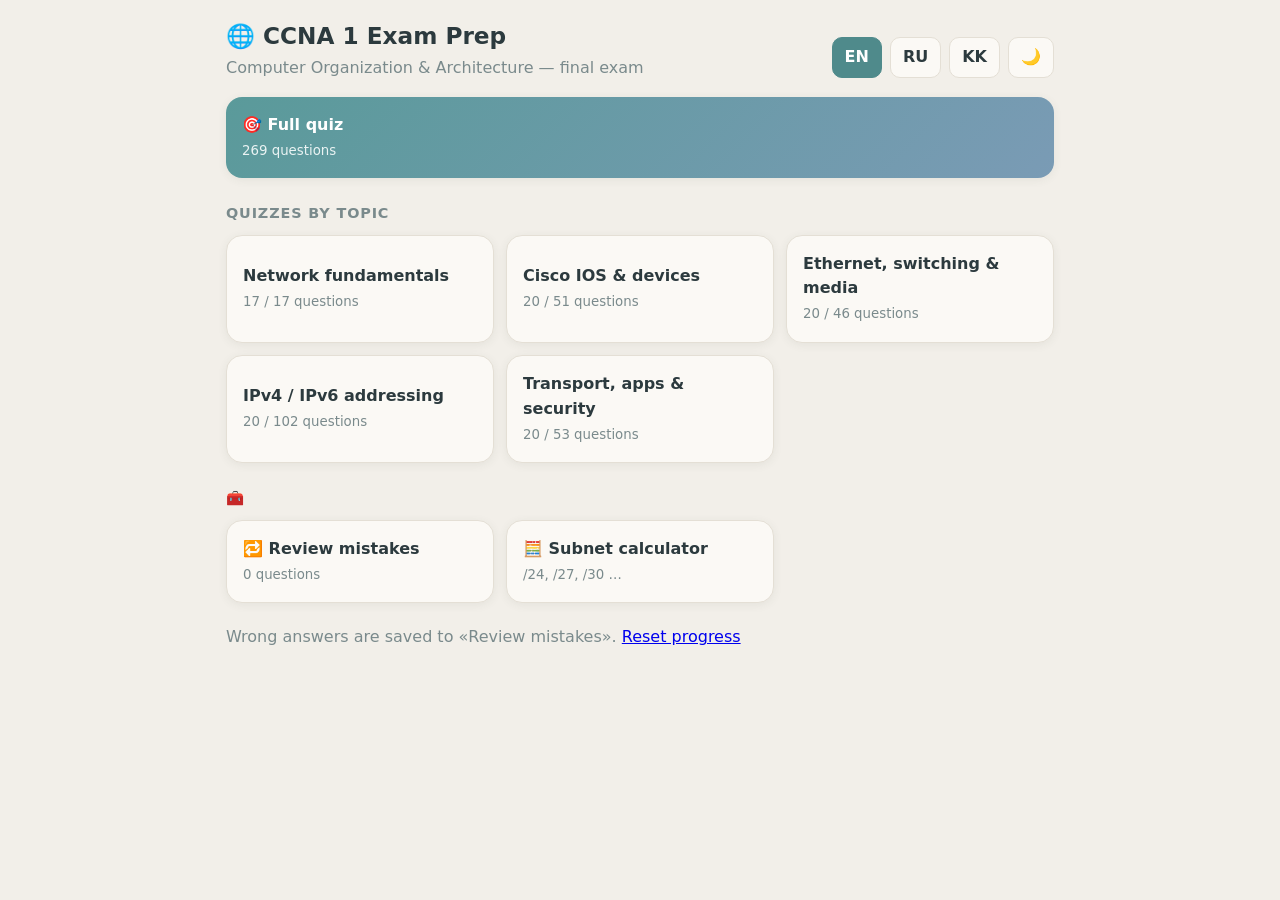
<file: index.html>
<!DOCTYPE html>
<html lang="en"><head><meta charset="utf-8">
<meta name="viewport" content="width=device-width, initial-scale=1">
<title>CCNA 1 · Exam Prep</title>
<link rel="stylesheet" href="css/style.css">
</head><body><main id="app"></main>
<script src="data/questions.js"></script><script src="data/ru.js"></script><script src="data/kk.js"></script>
<script src="js/app.js"></script></body></html>
</file>
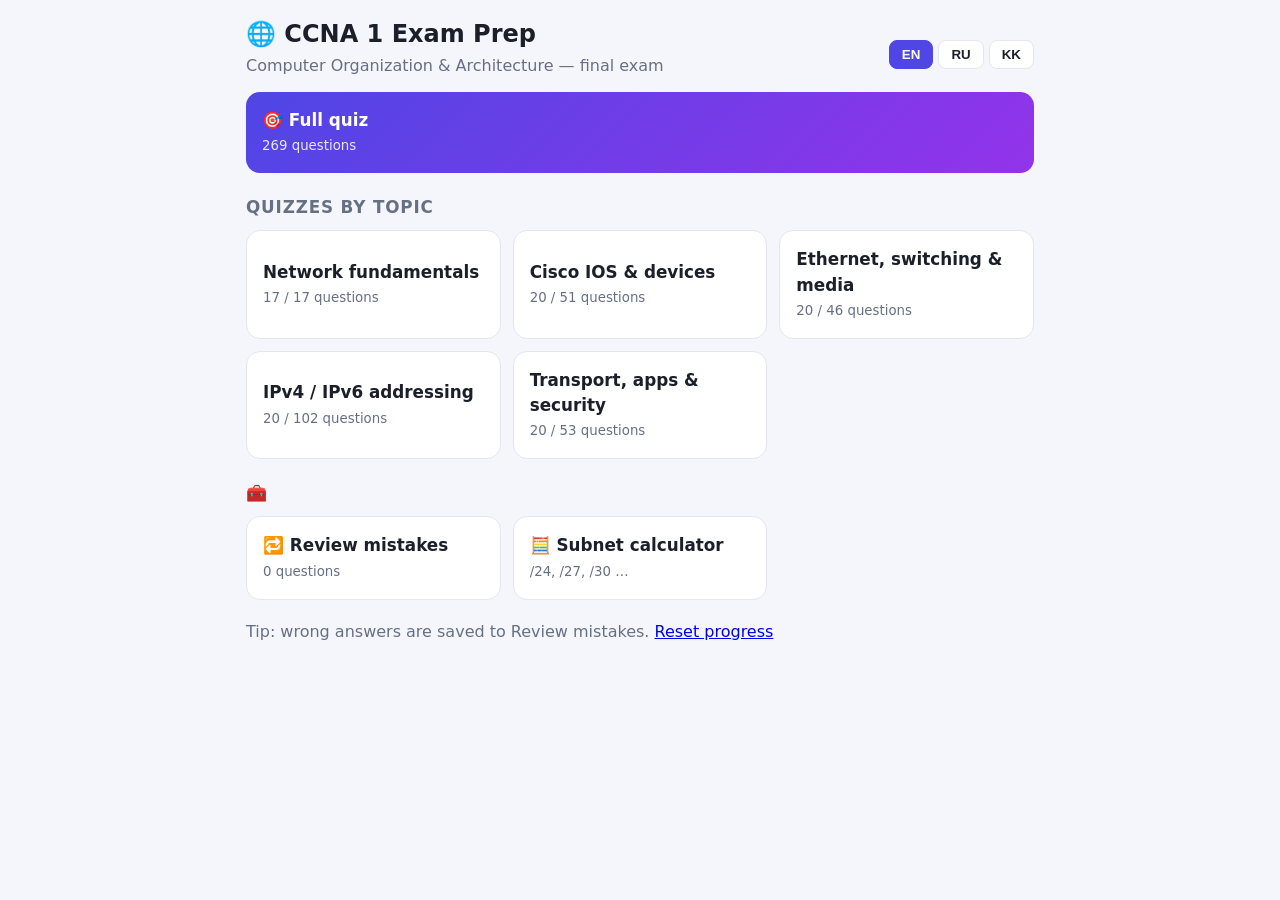
<file: CCNA 1 Exam Prep.html>
<!DOCTYPE html><html lang="en"><head><meta charset="utf-8"><meta name="viewport" content="width=device-width, initial-scale=1, viewport-fit=cover"><title>CCNA 1 · Exam Prep</title><link rel="icon" href="data:,">
<style>
:root{--bg:#f4f6fb;--c:#fff;--t:#1b1f2a;--m:#667085;--a:#4f46e5;--ok:#16a34a;--no:#dc2626;--b:#e3e6ef;box-sizing:border-box;padding-top:env(safe-area-inset-top,0px);padding-bottom:env(safe-area-inset-bottom,0px)}
@media(prefers-color-scheme:dark){:root:not([data-theme="light"]){--bg:#0e1120;--c:#181c30;--t:#eef0f8;--m:#99a1ba;--a:#8b93ff;--b:#2a3050}}
:root[data-theme="dark"]{--bg:#0e1120;--c:#181c30;--t:#eef0f8;--m:#99a1ba;--a:#8b93ff;--b:#2a3050}
*{box-sizing:border-box}html,body{margin:0}body{background:var(--bg);color:var(--t);font:16px/1.5 system-ui,-apple-system,"Segoe UI",Roboto,sans-serif}
main{max-width:820px;margin:0 auto;padding:16px}
header{display:flex;justify-content:space-between;align-items:center;gap:8px;flex-wrap:wrap}
h1{font-size:1.5rem;margin:0}.sub{color:var(--m);margin:2px 0 14px}
.lg button{border:1px solid var(--b);background:var(--c);color:var(--t);padding:6px 12px;border-radius:8px;cursor:pointer;font-weight:600}
.lg button.on{background:var(--a);color:#fff;border-color:var(--a)}
.grid{display:grid;grid-template-columns:repeat(auto-fill,minmax(230px,1fr));gap:12px}
.card{background:var(--c);border:1px solid var(--b);border-radius:14px;padding:16px;cursor:pointer;text-align:left;color:var(--t);font:inherit;transition:.15s}
.card:hover{border-color:var(--a);transform:translateY(-2px)}
.card b{display:block;font-size:1.05rem}.card small{color:var(--m)}
.hero{background:linear-gradient(135deg,#4f46e5,#9333ea);color:#fff;border:0}.hero small{color:#e9e6ff}
h2{font-size:1.05rem;margin:22px 0 10px;color:var(--m);text-transform:uppercase;letter-spacing:.05em}
.bar{height:8px;background:var(--b);border-radius:8px;overflow:hidden;margin:10px 0 18px}.bar i{display:block;height:100%;background:var(--a)}
.q{background:var(--c);border:1px solid var(--b);border-radius:14px;padding:18px}
.o.sel{border-color:var(--a);background:rgba(79,70,229,.12)}
.q h3{margin:0 0 14px;font-size:1.1rem}
.o{display:block;width:100%;text-align:left;margin:8px 0;padding:12px 14px;border-radius:10px;border:1.5px solid var(--b);background:var(--bg);color:var(--t);font:inherit;cursor:pointer}
.o:hover:not(:disabled){border-color:var(--a)}.o.ok{border-color:var(--ok);background:rgba(22,163,74,.15)}.o.no{border-color:var(--no);background:rgba(220,38,38,.15)}
.ex{margin-top:14px;padding:12px 14px;border-left:4px solid var(--a);background:var(--bg);border-radius:8px}
.btn{background:var(--a);color:#fff;border:0;padding:11px 20px;border-radius:10px;font:inherit;font-weight:600;cursor:pointer;margin:14px 8px 0 0}
.btn.g{background:var(--c);color:var(--t);border:1px solid var(--b)}
input{width:100%;padding:12px;border-radius:10px;border:1.5px solid var(--b);background:var(--c);color:var(--t);font:inherit}
table{width:100%;border-collapse:collapse;margin-top:12px}td{padding:8px;border-bottom:1px solid var(--b)}td:first-child{color:var(--m)}
.big{font-size:3rem;font-weight:800;text-align:center;margin:10px 0}
</style></head><body><main id="app"></main>
<script>
const TN=[["Network fundamentals","Основы сетей","Желі негіздері"],["Cisco IOS & devices","Cisco IOS и устройства","Cisco IOS және құрылғылар"],["Ethernet, switching & media","Ethernet, коммутация, среды","Ethernet, коммутация, орта"],["IPv4 / IPv6 addressing","Адресация IPv4 / IPv6","IPv4 / IPv6 адрестеу"],["Transport, apps & security","Транспорт, прилож., безопасность","Транспорт, қолданбалар, қауіпсіздік"]];
// [topic, question, options, correct, expl en, ru, kk]
const Q=[
[0,"What is a characteristic of a fault tolerant network?",["Protects data from unauthorized access","Grows quickly without hurting existing users","Manages congestion and guarantees delivery","Recovers quickly from failure thanks to redundancy"],3,"Redundant paths limit the impact of a failure. Growth = scalability; congestion = QoS.","Резервные пути ограничивают последствия сбоя. Рост — масштабируемость; перегрузка — QoS.","Резервтік жолдар ақаудың салдарын азайтады. Өсу — масштабталу; кептеліс — QoS."],
[0,"With QoS, what is the priority order (highest to lowest): web page, financial transactions, live audio conference?",["financial, audio, web","audio, financial, web","audio, web, financial","financial, web, audio"],1,"Real-time voice first, then transactions, then web browsing.","Сначала голос (реальное время), затем транзакции, затем веб.","Алдымен дауыс (нақты уақыт), сосын транзакциялар, соңында веб."],
[0,"Which name is assigned to the transport layer PDU?",["bits","frame","packet","segment"],3,"Segment = L4, packet = L3, frame = L2, bits = L1.","Сегмент — L4, пакет — L3, кадр — L2, биты — L1.","Сегмент — L4, пакет — L3, кадр — L2, биттер — L1."],
[0,"Which protocol controls segment size and the rate of exchange between a web client and server?",["TCP","IP","HTTP","Ethernet"],0,"TCP (Layer 4) splits data into segments and controls the rate with windowing.","TCP (L4) делит данные на сегменты и управляет скоростью через окно.","TCP (L4) деректерді сегменттерге бөліп, жылдамдықты терезе арқылы басқарады."],
[0,"Which trend lets users reach corporate resources from personal laptops and phones?",["BYOD","Video conferencing","Cloud computing","Online collaboration"],0,"BYOD = Bring Your Own Device.","BYOD — «принеси своё устройство».","BYOD — өз құрылғыңды әкел."],
[0,"Which TCP/IP layer is responsible for routing messages through an internetwork?",["Transport","Internet","Network access","Session"],1,"The Internet layer (IP) routes. The session layer exists only in OSI.","Маршрутизирует интернет-уровень (IP). Сеансовый уровень есть только в OSI.","Маршрутизацияны интернет деңгейі (IP) жасайды. Сеанс деңгейі тек OSI-де бар."],
[1,"Which connection provides a secure, encrypted CLI session to a Cisco device?",["Console","AUX","Telnet","SSH"],3,"SSH encrypts the session; Telnet sends everything in clear text.","SSH шифрует сеанс, Telnet передаёт всё открытым текстом.","SSH сеансты шифрлайды, Telnet барлығын ашық мәтінмен жібереді."],
[1,"The command ip address 192.168.2.1 255.255.255.0 is rejected at the SanJose(config)# prompt. Why?",["Wrong mode of operation","Wrong syntax","Wrong subnet mask","Interface is shut down"],0,"IP addresses are set in interface config mode (config-if)#, not global config.","IP задаётся в режиме интерфейса (config-if)#, а не в глобальном.","IP интерфейс режимінде (config-if)# беріледі, глобалды режимде емес."],
[1,"Which key combination interrupts an IOS process such as ping or traceroute?",["Ctrl-Z","Ctrl-C","Ctrl-Shift-6","Ctrl-R"],2,"Ctrl-Shift-6 interrupts. Ctrl-Z exits config mode, Ctrl-C aborts the current command.","Ctrl-Shift-6 прерывает процесс. Ctrl-Z выходит из конфигурации, Ctrl-C отменяет команду.","Ctrl-Shift-6 процесті тоқтатады. Ctrl-Z конфигурациядан шығарады, Ctrl-C команданы тоқтатады."],
[1,"On which switch interface is an IP address configured for remote management?",["FastEthernet0/1","VLAN 1 (SVI)","vty 0","console 0"],1,"The SVI (interface VLAN 1) is a virtual interface that can hold the management IP.","SVI (interface VLAN 1) — виртуальный интерфейс для IP управления.","SVI (interface VLAN 1) — басқару IP-і тағайындалатын виртуалды интерфейс."],
[1,"Where is the configuration saved by copy running-config startup-config?",["Flash","ROM","NVRAM","RAM"],2,"startup-config lives in NVRAM (non-volatile) and loads at boot.","startup-config хранится в NVRAM (энергонезависимой) и грузится при старте.","startup-config NVRAM-да (тұрақты жады) сақталады және іске қосылғанда жүктеледі."],
[1,"Where are Cisco IOS debug messages sent by default?",["Syslog server","Console line","Memory buffer","vty lines"],1,"Console by default; use terminal monitor to see them over vty.","По умолчанию — на консоль; для vty нужна terminal monitor.","Әдепкіде — консольге; vty үшін terminal monitor керек."],
[2,"Which is a characteristic of fiber-optic cable?",["Not affected by EMI/RFI","Uses twisting for cancellation","Cheaper than UTP","Wrapped in metallic foil"],0,"Fiber carries light, so it is immune to EMI/RFI (but costs more than UTP).","Волокно передаёт свет, поэтому не подвержено EMI/RFI (но дороже UTP).","Талшық жарық береді, сондықтан EMI/RFI-ге төзімді (бірақ UTP-ден қымбат)."],
[2,"An Ethernet host receives a frame whose destination MAC is not its own. What does it do?",["Discards the frame","Forwards it to the next host","Strips the frame to read the IP","Removes it from the media"],0,"Every NIC compares the destination MAC with its own; no match = discard.","NIC сравнивает MAC назначения со своим; не совпал — кадр отбрасывается.","NIC мақсат MAC-ты өзімен салыстырады; сәйкес келмесе — кадр тасталады."],
[2,"A switch receives a frame with an unknown destination MAC. What does it do?",["Sends an ARP request","Floods it out all ports except the incoming one","Drops it","Notifies the sender"],1,"Unknown unicast and broadcast frames are flooded (except the ingress port).","Неизвестный unicast и broadcast рассылаются на все порты, кроме входящего.","Белгісіз unicast және broadcast кіру портынан басқа барлық портқа таратылады."],
[2,"Which switching method has the lowest latency?",["Store-and-forward","Fragment-free","Fast-forward","CRC switching"],2,"Fast-forward forwards right after reading the destination MAC.","Fast-forward пересылает сразу после чтения MAC назначения.","Fast-forward мақсат MAC-ты оқығаннан кейін бірден жібереді."],
[2,"What destination address is used in an ARP request frame?",["0.0.0.0","255.255.255.255","FFFF.FFFF.FFFF","127.0.0.1"],2,"ARP request is a Layer 2 broadcast: FFFF.FFFF.FFFF.","ARP-запрос — широковещание на L2: FFFF.FFFF.FFFF.","ARP сұрауы — L2 broadcast: FFFF.FFFF.FFFF."],
[2,"Which method manages contention-based access on a wireless network?",["CSMA/CD","Token passing","CSMA/CA","Priority ordering"],2,"Wi-Fi uses CSMA/CA (avoidance); wired Ethernet used CSMA/CD (detection).","Wi-Fi использует CSMA/CA (избежание); проводной Ethernet — CSMA/CD.","Wi-Fi CSMA/CA қолданады; сымды Ethernet — CSMA/CD."],
[3,"How many valid host addresses are on a /26 subnet?",["64","62","30","126"],1,"6 host bits: 2^6 − 2 = 62.","6 бит хоста: 2^6 − 2 = 62.","6 хост биті: 2^6 − 2 = 62."],
[3,"Which mask supports 126 hosts?",["255.255.255.0","255.255.255.128","255.255.255.224","255.255.255.240"],1,"/25 has 7 host bits: 2^7 − 2 = 126.","/25 — 7 бит хоста: 2^7 − 2 = 126.","/25 — 7 хост биті: 2^7 − 2 = 126."],
[3,"How many hosts are addressable with mask 255.255.255.248?",["2","6","8","14"],1,"/29: 3 host bits, 8 − 2 = 6 usable.","/29: 3 бита хоста, 8 − 2 = 6.","/29: 3 хост биті, 8 − 2 = 6."],
[3,"Which address is private?",["172.32.5.2","192.167.10.10","172.20.4.4","224.6.6.6"],2,"Private: 10/8, 172.16–172.31, 192.168/16. 224.x is multicast.","Частные: 10/8, 172.16–172.31, 192.168/16. 224.x — multicast.","Жеке: 10/8, 172.16–172.31, 192.168/16. 224.x — multicast."],
[3,"Most compressed form of 2001:0000:0000:abcd:0000:0000:0000:0001?",["2001:0:abcd::1","2001:0:0:abcd::1","2001::abcd::1","2001:0000:abcd::1"],1,"Drop leading zeros; use :: once for the longest zero run.","Убираем ведущие нули; :: — один раз для самой длинной серии нулей.","Алдыңғы нөлдерді алып тастаймыз; :: — ең ұзын нөл тізбегіне бір рет."],
[3,"Convert 11001011.00000000.01110001.11010011 to dotted decimal.",["192.0.2.199","198.51.100.201","203.0.113.211","209.165.201.223"],2,"11001011=203, 01110001=113, 11010011=211.","11001011=203, 01110001=113, 11010011=211.","11001011=203, 01110001=113, 11010011=211."],
[4,"What do both TCP and UDP use to identify applications?",["Port numbers","3-way handshake","Connection orientation","Sliding window"],0,"Both use source/destination ports. Handshake and windows are TCP only.","Оба используют порты. Рукопожатие и окно — только TCP.","Екеуі де порттарды қолданады. Қол алысу мен терезе — тек TCP."],
[4,"Which protocol uses UDP for client-to-server and TCP for server-to-server?",["FTP","HTTP","DNS","SMTP"],2,"DNS: UDP for client queries, TCP for zone transfers between servers.","DNS: UDP для запросов клиентов, TCP между серверами.","DNS: клиент сұраулары UDP-мен, серверлер арасында TCP-мен."],
[4,"A DHCPv4 client gets several DHCPOFFERs. What does it do?",["Sends one DHCPREQUEST naming the chosen server","Sends DHCPNAK","Discards offers and re-sends DISCOVER","Accepts all and sends DHCPACK"],0,"The client picks one offer and broadcasts a single DHCPREQUEST.","Клиент выбирает одно предложение и шлёт один DHCPREQUEST.","Клиент бір ұсынысты таңдап, бір DHCPREQUEST жібереді."],
[4,"Which example is a Trojan horse?",["Malware disguised as a video game","Worm spreading via a vulnerability","Code attaching itself to legit programs","Malware needing manual spread"],0,"A Trojan looks like a legitimate program. Virus attaches; worm self-spreads.","Троян маскируется под обычную программу. Вирус прикрепляется; червь распространяется сам.","Троян әдеттегі бағдарлама болып көрінеді. Вирус жабысады; құрт өзі таралады."],
[4,"Which command helps mitigate brute-force password attacks on a router?",["exec-timeout 30","service password-encryption","login block-for 60 attempts 5 within 60","banner motd"],2,"login block-for blocks logins after too many failures.","login block-for блокирует вход после множества неудач.","login block-for көп сәтсіз әрекеттен кейін кіруді бұғаттайды."],
[4,"Why does HTTP use TCP?",["Fastest download","It is best-effort","Errors are tolerable","HTTP requires reliable delivery"],3,"A web page must arrive complete, so TCP's reliability is needed.","Страница должна прийти целиком, поэтому нужна надёжность TCP.","Бет толық келуі керек, сондықтан TCP сенімділігі қажет."],
[0,"What is the purpose of having a converged network?",["High-speed connectivity for all end devices","Treat all data packets equally","Fault tolerance and high availability","Reduce the cost of deploying and maintaining the infrastructure"],3,"Voice, video and data share one network, so one infrastructure to build and maintain means lower cost.","Голос, видео и данные идут по одной сети — одна инфраструктура, ниже затраты.","Дауыс, бейне және деректер бір желіде — бір инфрақұрылым, шығын аз."],
[0,"Which characteristic lets a network grow quickly without hurting existing users?",["Reliability","Scalability","Quality of service","Accessibility"],1,"Scalability = growing without hurting existing users and services.","Масштабируемость — рост без ущерба для текущих пользователей.","Масштабталу — бар пайдаланушыларға зиянсыз өсу."],
[0,"Which term refers to a network giving suppliers, customers and collaborators secure access to corporate offices?",["Internet","Intranet","Extranet","Extendednet"],2,"Extranet = secure access for outside partners; intranet = internal only; extendednet does not exist.","Экстранет — защищённый доступ для внешних партнёров; интранет — только внутри; extendednet не существует.","Экстранет — сыртқы серіктестерге қауіпсіз қолжетім; интранет — тек ішкі; extendednet жоқ."],
[1,"Which command shows Layer 1 and Layer 2 details of a switch port (duplex, speed)?",["show mac-address-table","show ip interface brief","show interfaces","show running-config"],2,"show interfaces shows speed, duplex, media type and other L1/L2 details.","show interfaces показывает скорость, дуплекс, тип среды и другие данные L1/L2.","show interfaces жылдамдық, дуплекс, орта түрі және басқа L1/L2 деректерін көрсетеді."],
[1,"What does the Tab key do when entering an IOS command?",["Aborts the command","Exits configuration mode","Moves the cursor to the next line","Completes the partially typed word"],3,"Tab completes a partially typed command or keyword.","Tab дополняет частично введённую команду.","Tab жартылай енгізілген команданы толықтырады."],
[1,"An admin enabled service password-encryption, then issues no service password-encryption. What happens?",["Encryption is removed from all passwords","Only vty and console passwords are decrypted","No encryption is reversed","Only the enable password is decrypted"],2,"Encryption already applied is not reversed by the no form; it only affects new passwords.","Уже применённое шифрование команда no не отменяет; влияет только на новые пароли.","Қолданылған шифрлауды no пішімі кері қайтармайды; тек жаңа парольдерге әсер етеді."],
[2,"Which type of UTP cable connects a PC to a switch port?",["Console","Rollover","Crossover","Straight-through"],3,"Straight-through connects different devices (PC–switch); crossover connects like devices.","Прямой кабель соединяет разные устройства (ПК–коммутатор); кроссовер — одинаковые.","Түзу кабель әртүрлі құрылғыларды (ДК–коммутатор), кроссовер бірдей құрылғыларды жалғайды."],
[2,"A device receives an Ethernet frame of 60 bytes. What does it do?",["Drops the frame","Processes it as is","Sends an error to the sender","Pads it to 64 bytes and forwards it"],0,"The minimum Ethernet frame is 64 bytes; shorter runt frames are discarded.","Минимальный кадр Ethernet — 64 байта; короткие (runt) отбрасываются.","Ethernet кадрының ең аз өлшемі — 64 байт; қысқа (runt) кадрлар тасталады."],
[2,"Which procedure reduces crosstalk in copper cables?",["Proper grounding","Twisting opposing circuit wire pairs","Wrapping the bundle in metallic shielding","Avoiding sharp bends"],1,"Twisting opposing wire pairs cancels crosstalk; the others fight EMI/RFI.","Скручивание противоположных пар проводов гасит перекрёстные помехи; остальное — против EMI/RFI.","Қарсы сым жұптарын бұрау қиылысу кедергісін жояды; қалғаны EMI/RFI-ге қарсы."],
[3,"Which subnet mask is needed for 40 devices without wasting address space?",["255.255.255.0","255.255.255.128","255.255.255.192","255.255.255.224"],2,"40 hosts need 6 host bits (62 usable) → /26 = 255.255.255.192.","Для 40 хостов нужно 6 бит (62 адреса) → /26 = 255.255.255.192.","40 хост үшін 6 бит (62 адрес) → /26 = 255.255.255.192."],
[3,"What is the minimum address required on IPv6-enabled interfaces?",["Link-local","Unique local","Site local","Global unicast"],0,"Every IPv6 interface needs at least a link-local address.","Каждому IPv6-интерфейсу нужен минимум link-local адрес.","Әр IPv6 интерфейсіне кемінде link-local адрес керек."],
[3,"What type of IPv6 address is FE80::1?",["Loopback","Link-local","Multicast","Global unicast"],1,"FE80::/10 is the link-local range.","FE80::/10 — диапазон link-local.","FE80::/10 — link-local диапазоны."],
[4,"What does ping 127.0.0.1 test?",["The TCP/IP stack on the host","Connectivity between two adjacent Cisco devices","Connectivity between a PC and the default gateway","Connectivity between two PCs on the same network"],0,"127.0.0.1 is loopback: it tests only the host's own TCP/IP stack.","127.0.0.1 — loopback: проверяет только стек TCP/IP самого хоста.","127.0.0.1 — loopback: тек хосттың өз TCP/IP стегін тексереді."],
[4,"Which technology lets multiple devices share one public IPv4 address?",["ARP","DNS","NAT","DHCP"],2,"NAT lets many private hosts share a few public IPv4 addresses.","NAT позволяет многим частным хостам делить несколько публичных IPv4-адресов.","NAT көп жеке хосттың бірнеше ашық IPv4 адресін ортақ пайдалануына мүмкіндік береді."],
[4,"What does a client do when it has UDP datagrams to send?",["Sends a segment with the SYN flag","Just sends the datagrams","Asks the server if it is ready","Performs a simplified three-way handshake"],1,"UDP is connectionless: the client just sends the datagrams.","UDP без соединения: клиент просто отправляет датаграммы.","UDP қосылымсыз: клиент датаграммаларды жай жібереді."]
];
const E=["","","",""];
// translations per question: [ru stem, ru options, kk stem, kk options]; empty option = same as English
const TR=[
["Что является характеристикой отказоустойчивой сети?",["Защищает данные от несанкционированного доступа","Быстро растёт, не ухудшая работу текущих пользователей","Управляет перегрузкой и гарантирует доставку","Быстро восстанавливается после сбоя благодаря избыточности"],"Ақауға төзімді желінің ерекшелігі қандай?",["Деректерді рұқсатсыз қол жеткізуден қорғайды","Қолданыстағы пайдаланушыларға зиянсыз тез өседі","Кептелісті басқарады және жеткізуге кепілдік береді","Резервтеу арқасында ақаудан тез қалпына келеді"]],
["При QoS каков порядок приоритета (от высшего к низшему): веб-страница, финансовые транзакции, живая аудиоконференция?",["финансы, аудио, веб","аудио, финансы, веб","аудио, веб, финансы","финансы, веб, аудио"],"QoS кезінде басымдық реті (жоғарыдан төменге): веб-бет, қаржылық транзакциялар, тікелей аудиоконференция?",["қаржы, аудио, веб","аудио, қаржы, веб","аудио, веб, қаржы","қаржы, веб, аудио"]],
["Как называется PDU транспортного уровня?",["биты","кадр","пакет","сегмент"],"Транспорттық деңгейдің PDU-ы қалай аталады?",["биттер","кадр","пакет","сегмент"]],
["Какой протокол управляет размером сегментов и скоростью обмена между веб-клиентом и сервером?",E,"Веб-клиент пен сервер арасындағы сегмент өлшемі мен алмасу жылдамдығын қай протокол басқарады?",E],
["Какая тенденция позволяет обращаться к корпоративным ресурсам с личных ноутбуков и телефонов?",["","Видеоконференции","Облачные вычисления","Онлайн-сотрудничество"],"Қай үрдіс корпоративтік ресурстарға жеке ноутбук пен телефоннан қол жеткізуге мүмкіндік береді?",["","Бейнеконференция","Бұлтты есептеулер","Онлайн ынтымақтастық"]],
["Какой уровень TCP/IP отвечает за маршрутизацию сообщений в объединённой сети?",["Транспортный","Интернет","Доступа к сети","Сеансовый"],"TCP/IP-дің қай деңгейі хабарламаларды желі аралық маршрутизациялауға жауап береді?",["Транспорттық","Интернет","Желіге қол жеткізу","Сеанстық"]],
["Какое подключение даёт защищённый зашифрованный сеанс CLI к устройству Cisco?",["Консоль","","",""],"Cisco құрылғысына қауіпсіз шифрланған CLI сеансын қай қосылым береді?",["Консоль","","",""]],
["Команда ip address 192.168.2.1 255.255.255.0 отклонена в приглашении SanJose(config)#. Почему?",["Неверный режим работы","Неверный синтаксис","Неверная маска подсети","Интерфейс выключен"],"SanJose(config)# жолында ip address 192.168.2.1 255.255.255.0 командасы қабылданбады. Неліктен?",["Жұмыс режимі қате","Синтаксис қате","Ішкі желі маскасы қате","Интерфейс өшірулі"]],
["Какая комбинация клавиш прерывает процесс IOS, например ping или traceroute?",E,"ping немесе traceroute сияқты IOS процесін қай пернелер тіркесімі тоқтатады?",E],
["На каком интерфейсе коммутатора настраивают IP для удалённого управления?",E,"Қашықтан басқару үшін коммутатордың қай интерфейсінде IP бапталады?",E],
["Где сохраняется конфигурация после copy running-config startup-config?",E,"copy running-config startup-config командасынан кейін конфигурация қайда сақталады?",E],
["Куда по умолчанию отправляются отладочные сообщения Cisco IOS (debug)?",["Сервер syslog","Линия консоли","Буфер памяти","Линии vty"],"Cisco IOS debug хабарламалары әдепкіде қайда жіберіледі?",["Syslog сервері","Консоль желісі","Жады буфері","vty желілері"]],
["Что является характеристикой оптоволоконного кабеля?",["Не подвержен EMI/RFI","Использует скручивание для подавления помех","Дешевле UTP","Обёрнут металлической фольгой"],"Оптикалық талшықты кабельдің ерекшелігі қандай?",["EMI/RFI-ге әсер етпейді","Кедергіні жою үшін бұралуды пайдаланады","UTP-ден арзан","Металл фольгамен оралған"]],
["Хост Ethernet получает кадр, MAC назначения которого не совпадает с его собственным. Что он делает?",["Отбрасывает кадр","Пересылает следующему хосту","Снимает кадр, чтобы прочитать IP","Удаляет его из среды"],"Ethernet хосты мақсат MAC-ы өзінікіне сәйкес келмейтін кадр алды. Ол не істейді?",["Кадрды тастайды","Келесі хостқа жібереді","IP оқу үшін кадрды ашады","Оны ортадан жояды"]],
["Коммутатор получил кадр с неизвестным MAC назначения. Что он делает?",["Отправляет ARP-запрос","Рассылает на все порты, кроме входящего","Отбрасывает","Уведомляет отправителя"],"Коммутатор мақсат MAC-ы белгісіз кадр алды. Ол не істейді?",["ARP сұрауын жібереді","Кіру портынан басқа барлық портқа таратады","Тастайды","Жіберушіні хабардар етеді"]],
["Какой метод коммутации имеет наименьшую задержку?",["","","","CRC-коммутация"],"Қай коммутация әдісінің кідірісі ең аз?",["","","","CRC коммутациясы"]],
["Какой адрес назначения используется в кадре ARP-запроса?",E,"ARP сұрауы кадрында қандай мақсат адресі қолданылады?",E],
["Какой метод управляет конкурентным доступом в беспроводной сети?",["","Передача маркера","","Приоритетное упорядочение"],"Сымсыз желіде таласпен қатынауды қай әдіс басқарады?",["","Маркер беру","","Басымдық бойынша реттеу"]],
["Сколько допустимых адресов хостов в подсети /26?",E,"/26 ішкі желісінде хостқа берілетін жарамды адрес қанша?",E],
["Какая маска поддерживает 126 хостов?",E,"Қандай маска 126 хостты қолдайды?",E],
["Сколько хостов можно адресовать при маске 255.255.255.248?",E,"255.255.255.248 маскасында қанша хост адрестеуге болады?",E],
["Какой адрес является частным?",E,"Қай адрес жеке (private)?",E],
["Самая сжатая форма адреса 2001:0000:0000:abcd:0000:0000:0000:0001?",E,"2001:0000:0000:abcd:0000:0000:0000:0001 адресінің ең қысқа түрі қандай?",E],
["Переведите 11001011.00000000.01110001.11010011 в десятичную запись с точками.",E,"11001011.00000000.01110001.11010011 санын ондық нүктелі түрге түрлендіріңіз.",E],
["Что используют и TCP, и UDP для идентификации приложений?",["Номера портов","","Ориентированность на соединение","Скользящее окно"],"TCP де, UDP де қолданбаларды анықтау үшін нені қолданады?",["Порт нөмірлері","","Қосылымға бағдарланған","Жылжымалы терезе"]],
["Какой протокол использует UDP для клиент–сервер и TCP для сервер–сервер?",E,"Қай протокол клиент–серверге UDP, сервер–серверге TCP қолданады?",E],
["DHCPv4-клиент получил несколько DHCPOFFER. Что он делает?",["Отправляет один DHCPREQUEST с выбранным сервером","Отправляет DHCPNAK","Отбрасывает предложения и снова шлёт DISCOVER","Принимает все и шлёт DHCPACK"],"DHCPv4 клиенті бірнеше DHCPOFFER алды. Ол не істейді?",["Таңдалған серверді көрсетіп, бір DHCPREQUEST жібереді","DHCPNAK жібереді","Ұсыныстарды тастап, DISCOVER қайта жібереді","Барлығын қабылдап, DHCPACK жібереді"]],
["Какой пример является троянским конём?",["Вредоносная программа, замаскированная под видеоигру","Червь, распространяющийся через уязвимость","Код, прикрепляющийся к легитимным программам","ПО, требующее ручного распространения"],"Қайсысы троян аты болып табылады?",["Бейнеойын болып көрінетін зиянды бағдарлама","Осалдық арқылы таралатын құрт","Заңды бағдарламаларға жабысатын код","Қолмен таратуды қажет ететін бағдарлама"]],
["Какая команда помогает снизить риск перебора паролей на маршрутизаторе?",E,"Маршрутизаторда парольді іріктеу шабуылдарын азайтуға қай команда көмектеседі?",E],
["Почему HTTP использует TCP?",["Максимально быстрая загрузка","Это протокол «по возможности»","Ошибки допустимы","HTTP требует надёжной доставки"],"HTTP неге TCP қолданады?",["Ең жылдам жүктеу","Ол best-effort протокол","Қателерге жол беріледі","HTTP сенімді жеткізуді қажет етеді"]],
["Какова цель конвергентной сети?",["Высокоскоростное подключение всех конечных устройств","Одинаковое отношение ко всем пакетам","Отказоустойчивость и высокая доступность","Снижение затрат на развёртывание и поддержку инфраструктуры"],"Конвергентті желінің мақсаты қандай?",["Барлық соңғы құрылғыларға жоғары жылдамдықты қосылым","Барлық пакеттерге бірдей қарау","Ақауға төзімділік және жоғары қолжетімділік","Инфрақұрылымды орнату мен қолдау шығынын азайту"]],
["Какая характеристика позволяет сети быстро расти, не ухудшая работу текущих пользователей?",["Надёжность","Масштабируемость","Качество обслуживания","Доступность"],"Қай сипаттама желіге бар пайдаланушыларға зиянсыз тез өсуге мүмкіндік береді?",["Сенімділік","Масштабталу","Қызмет сапасы","Қолжетімділік"]],
["Как называется сеть, дающая поставщикам, клиентам и партнёрам защищённый доступ к корпоративным офисам?",["","Интранет","Экстранет",""],"Жеткізушілерге, клиенттер мен серіктестерге корпоративтік кеңселерге қауіпсіз қолжетім беретін желі қалай аталады?",["","Интранет","Экстранет",""]],
["Какая команда показывает данные L1 и L2 порта коммутатора (дуплекс, скорость)?",E,"Коммутатор портының L1 және L2 деректерін (дуплекс, жылдамдық) қай команда көрсетеді?",E],
["Что делает клавиша Tab при вводе команды IOS?",["Прерывает команду","Выходит из режима конфигурации","Переводит курсор на следующую строку","Дополняет частично введённое слово"],"IOS командасын енгізгенде Tab пернесі не істейді?",["Команданы тоқтатады","Конфигурация режимінен шығады","Курсорды келесі жолға жылжытады","Жартылай терілген сөзді толықтырады"]],
["Администратор включил service password-encryption, затем ввёл no service password-encryption. Что произойдёт?",["Шифрование снимется со всех паролей","Расшифруются только пароли vty и консоли","Шифрование не будет отменено","Расшифруется только пароль enable"],"Әкімші service password-encryption қосып, кейін no service password-encryption енгізді. Не болады?",["Барлық парольдерден шифрлау алынады","Тек vty және консоль парольдері шифрсыздандырылады","Шифрлау кері қайтарылмайды","Тек enable паролі шифрсыздандырылады"]],
["Какой тип UTP-кабеля соединяет ПК с портом коммутатора?",["Консольный","","Кроссовер","Прямой (straight-through)"],"ДК-ні коммутатор портына қосу үшін UTP кабелінің қай түрі қолданылады?",["Консольдік","","Кроссовер","Түзу (straight-through)"]],
["Устройство получило кадр Ethernet размером 60 байт. Что оно сделает?",["Отбросит кадр","Обработает как есть","Отправит отправителю сообщение об ошибке","Дополнит до 64 байт и перешлёт"],"Құрылғы 60 байттық Ethernet кадрын алды. Ол не істейді?",["Кадрды тастайды","Сол күйінде өңдейді","Жіберушіге қате туралы хабар жібереді","64 байтқа дейін толықтырып жібереді"]],
["Какая процедура снижает влияние перекрёстных помех в медных кабелях?",["Правильное заземление","Скручивание противоположных пар проводов","Экранирование пучка металлом","Избегание резких изгибов"],"Мыс кабельдердегі қиылысу кедергісін азайту үшін қандай тәсіл қолданылады?",["Дұрыс жерлендіру","Қарсы сым жұптарын бұрау","Сымдар шоғырын металмен экрандау","Күрт майыстырудан аулақ болу"]],
["Какая маска нужна для 40 устройств без лишней траты адресов?",E,"Адрестерді босқа жұмсамай, 40 құрылғыға қандай маска керек?",E],
["Какой адрес как минимум необходим на интерфейсах с IPv6?",E,"IPv6 интерфейстерінде кемінде қандай адрес қажет?",E],
["Какой тип IPv6-адреса у FE80::1?",E,"FE80::1 — IPv6 адресінің қай түрі?",E],
["Что проверяет ping 127.0.0.1?",["Стек TCP/IP на хосте","Связь между двумя соседними устройствами Cisco","Связь ПК со шлюзом по умолчанию","Связь двух ПК в одной сети"],"ping 127.0.0.1 нені тексереді?",["Хосттағы TCP/IP стегін","Екі көрші Cisco құрылғысы арасындағы байланысты","ДК мен әдепкі шлюз арасындағы байланысты","Бір желідегі екі ДК байланысын"]],
["Какая технология позволяет нескольким устройствам делить один публичный IPv4-адрес?",E,"Қай технология бірнеше құрылғыға бір ашық IPv4 адресін бөлісуге мүмкіндік береді?",E],
["Что делает клиент, когда ему нужно отправить UDP-датаграммы?",["Отправляет сегмент с флагом SYN","Просто отправляет датаграммы","Спрашивает сервер, готов ли он принимать","Выполняет упрощённое трёхстороннее рукопожатие"],"UDP датаграммаларын жіберу керек болғанда клиент не істейді?",["SYN жалаушалы сегмент жібереді","Датаграммаларды жай жібереді","Серверден қабылдауға дайындығын сұрайды","Жеңілдетілген үшжақты қол алысу жасайды"]]
];
const tq=id=>li()&&TR[id]?TR[id][(li()-1)*2]:Q[id][1],to=id=>li()&&TR[id]?TR[id][(li()-1)*2+1].map((o,i)=>o||Q[id][2][i]):Q[id][2];
const N=[[1, "Three bank employees are using the corporate network. The first employee uses a web browser to view a company web page in order to read some announcements. The second employee accesses the corporate database to perform some financial transactions. The third employee participates in an important live audio conference with other corporate managers in branch offices. If QoS is implemented on this network, what will be the priorities from highest to lowest of the different data types?", ["financial transactions, audio conference, web page", "audio conference, financial transactions, web page", "audio conference, web page, financial transactions", "financial transactions, web page, audio conference"], 1, " QoS mechanisms enable the establishment of queue management strategies that enforce priorities for different categories of application data. Thus, this queuing enables voice data to have priority over transaction data, which has priority over web data."], [2, "What is a benefit of using cloud computing in networking?", ["End users have the freedom to use personal tools to access information and communicate across a business network.", "Network capabilities are extended without requiring investment in new infrastructure, personnel, or software.", "Technology is integrated into every-day appliances allowing them to interconnect with other devices, making them more ‘smart’ or automated.", "Home networking uses existing electrical wiring to connect devices to the network wherever there is an electrical outlet, saving the cost of installing data cables."], 1, " Cloud computing extends IT’s capabilities without requiring investment in new infrastructure, training new personnel, or licensing new software. These services are available on-demand and delivered economically to any device anywhere in the world without compromising security or function. BYOD is about end users having the freedom to use personal tools to access information and communicate across a business or campus network. Smart home technology is integrated into every-day appliances allowing them to interconnect with other devices, making them more ‘smart’ or automated. Powerline networking is a trend for home networking that uses existing electrical wiring to connect devices to the net"], [4, "What is the function of the shell in an OS?", ["It interacts with the device hardware.", "It interfaces between the users and the kernel.", "It provides dedicated firewall services.", "It provides the intrusion protection services for the device."], 1, " Most operating systems contain a shell and a kernel. The kernel interacts with the hardware and the shell interfaces between the kernel and the users."], [1, "A network technician is attempting to configure an interface by entering the following command: SanJose(config)# ip address 192.168.2.1 255.255.255.0. The command is rejected by the device. What is the reason for this?", ["The command is being entered from the wrong mode of operation.", "The command syntax is wrong.", "The subnet mask information is incorrect.", "The interface is shutdown and must be enabled before the switch will accept the IP address."], 0, " The wrong mode of operation is being used. The CLI prompt indicates that the mode of operation is global configuration. IP addresses must be configured from interface configuration mode, as indicated by the SanJose(config-if)# prompt."], [1, "An administrator uses the Ctrl-Shift-6 key combination on a switch after issuing the ping command. What is the purpose of using these keystrokes?", ["to restart the ping process", "to interrupt the ping process", "to exit to a different configuration mode", "to allow the user to complete the command"], 1, " To interrupt an IOS process such as ping or traceroute, a user enters the Ctrl-Shift-6 key combination. Tab completes the remainder of parameters or arguments within a command. To exit from configuration mode to privileged mode use the Ctrl-Z keystroke. CTRL-R will redisplay the line just typed, thus making it easier for the user to press Enter and reissue the ping command."], [1, "Refer to the exhibit. A network administrator is configuring access control to switch SW1. If the administrator uses a console connection to connect to the switch, which password is needed to access user EXEC mode? \u003ci>(exhibit not shown)\u003c/i>", ["letmein", "secretin", "linevtyin", "lineconin"], 3, " Telnet accesses a network device through the virtual interface configured with the line VTY command. The password configured under this is required to access the user EXEC mode. The password configured under the line console 0 command is required to gain entry through the console port, and the enable and enable secret passwords are used to allow entry into the privileged EXEC mode."], [2, "On which switch interface would an administrator configure an IP address so that the switch can be managed remotely?", ["FastEthernet0/1", "VLAN 1", "vty 0", "console 0"], 1, " Interface VLAN 1 is a virtual interface on a switch, called SVI (switch virtual interface). Configuring an IP address on the default SVI, interface VLAN 1, will allow a switch to be accessed remotely. The VTY line must also be configured to allow remote access, but an IP address cannot be configured on this line."], [4, "What protocol is responsible for controlling the size of segments and the rate at which segments are exchanged between a web client and a web server?", ["TCP", "IP", "HTTP", "Ethernet"], 0, " TCP is a Layer 4 protocol of the OSI model. TCP has several responsibilities in the network communication process. It divides large messages into smaller segments which are more efficient to send across the network. It also controls the size and rate of segments exchanged between clients and servers."], [1, "What is an advantage to using a protocol that is defined by an open standard?", ["A company can monopolize the market.", "The protocol can only be run on equipment from a specific vendor.", "An open standard protocol is not controlled or regulated by standards organizations.", "It encourages competition and promotes choices."], 3, " A monopoly by one company is not a good idea from a user point of view. If a protocol can only be run on one brand, it makes it difficult to have mixed equipment in a network. A proprietary protocol is not free to use. An open standard protocol will in general be implemented by a wide range of vendors."], [1, "What are two benefits of using a layered network model? (Choose two.)", ["It assists in protocol design.", "It speeds up packet delivery.", "It prevents designers from creating their own model.", "It prevents technology in one layer from affecting other layers.", "It ensures a device at one layer can function at the next higher layer."], [0, 3], " Some vendors have developed their own reference models and protocols. Today, if a device is to communicate on the Internet, the device must use the TCP/IP model. The benefits of using a layered model are as follows: assists in protocol design fosters competition between vendors prevents a technology that functions at one layer from affecting any other layer provides a common language for describing network functionality helps in visualizing the interaction between each layer and protocols between each layer"], [4, "Which two OSI model layers have the same functionality as two layers of the TCP/IP model? (Choose two.)", ["data link", "network", "physical", "session", "transport"], [1, 4], " The OSI transport layer is functionally equivalent to the TCP/IP transport layer, and the OSI network layer is equivalent to the TCP/IP internet layer. The OSI data link and physical layers together are equivalent to the TCP/IP network access layer. The OSI session layer (with the presentation layer) is included within the TCP/IP application layer."], [2, "A network engineer is measuring the transfer of bits across the company backbone for a mission critical database application. The engineer notices that the network throughput appears lower than the bandwidth expected. Which three factors could influence the differences in throughput? (Choose three.)", ["the amount of traffic that is currently crossing the network", "the sophistication of the encapsulation method applied to the data", "the type of traffic that is crossing the network", "the latency that is created by the number of network devices that the data is crossing", "the bandwidth of the WAN connection to the Internet", "the reliability of the gigabit Ethernet infrastructure of the backbone"], [0, 2, 3], " Throughput usually does not match the specified bandwidth of physical links due to multiple factors. These factors include, the amount of traffic, type of traffic, and latency created by the network devices the data has to cross."], [2, "A network administrator is troubleshooting connectivity issues on a server. Using a tester, the administrator notices that the signals generated by the server NIC are distorted and not usable. In which layer of the OSI model is the error categorized?", ["presentation layer", "network layer", "physical layer", "data link layer"], 2, " The NIC has responsibilities in both Layer 1 and Layer 2. The NIC encodes the frame as a series of signals that are transmitted onto the local media. This is the responsibility of the physical layer of the OSI model. The signal could be in the form of electrical, optical, or radio waves."], [2, "A network administrator is measuring the transfer of bits across the company backbone for a mission critical financial application. The administrator notices that the network throughput appears lower than the bandwidth expected. Which three factors could influence the differences in throughput? (Choose three.)", ["the amount of traffic that is currently crossing the network", "the sophistication of the encapsulation method applied to the data", "the type of traffic that is crossing the network", "the latency that is created by the number of network devices that the data is crossing", "the bandwidth of the WAN connection to the Internet", "the reliability of the gigabit Ethernet infrastructure of the backbone"], [0, 2, 3], " Throughput usually does not match the specified bandwidth of physical links due to multiple factors. These factors include, the amount of traffic, type of traffic, and latency created by the network devices the data has to cross."], [2, "What is a characteristic of the LLC sublayer?", ["It provides the logical addressing required that identifies the device.", "It provides delimitation of data according to the physical signaling requirements of the medium.", "It places information in the frame allowing multiple Layer 3 protocols to use the same network interface and media.", "It defines software processes that provide services to the physical layer."], 2, " The Logical Link Control (LLC) defines the software processes that provide services to the network layer protocols. The information is placed by LLC in the frame and identifies which network layer protocol is being used for the frame. This information allows multiple Layer 3 protocols, such as IPv4 and IPv6, to utilize the same network interface and media."], [2, "A network team is comparing physical WAN topologies for connecting remote sites to a headquarters building. Which topology provides high availability and connects some, but not all, remote sites?", ["mesh", "partial mesh", "hub and spoke", "point-to-point"], 1, " Partial mesh topologies provide high availability by interconnecting multiple remote sites, but do not require a connection between all remote sites. A mesh topology requires point-to-point links with every system being connected to every other system. A point-to-point topology is where each device is connected to one other device. A hub and spoke uses a central device in a star topology that connects to other point-to-point devices."], [2, "What are the three primary functions provided by Layer 2 data encapsulation? (Choose three.)", ["error correction through a collision detection method", "session control using port numbers", "data link layer addressing", "placement and removal of frames from the media", "detection of errors through CRC calculations", "delimiting groups of bits into frames", "conversion of bits into data signals"], [2, 4, 5], " Through the framing process, delimiters are used to identify the start and end of the sequence of bits that make up a frame. Data link layer addressing is added to enable a frame to be delivered to a destination node. A cyclic redundancy check (CRC) field is calculated on every bit and added to the frame. If the CRC value contained in the arriving frame is the same as the one the receiving node creates, the frame will be processed."], [2, "What will a host on an Ethernet network do if it receives a frame with a destination MAC address that does not match its own MAC address?", ["It will discard the frame.", "It will forward the frame to the next host.", "It will remove the frame from the media.", "It will strip off the data-link frame to check the destination IP address."], 0, " In an Ethernet network, each NIC in the network checks every arriving frame to see if the destination MAC address in the frame matches its own MAC address. If there is no match, the device discards the frame. If there is a match, the NIC passes the frame up to the next OSI layer."], [2, "What are two examples of the cut-through switching method? (Choose two.)", ["store-and-forward switching", "fast-forward switching", "CRC switching", "fragment-free switching", "QOS switching"], [1, 3], " Store-and forward switching accepts the entire frame and performs error checking using CRC before forwarding the frame. Store-and-forward is often required for QOS analysis. Fast-forward and fragment-free are both variations of the cut-through switching method where only part of the frame is received before the switch begins to forward it."], [3, "What are two actions performed by a Cisco switch? (Choose two.)", ["building a routing table that is based on the first IP address in the frame header", "using the source MAC addresses of frames to build and maintain a MAC address table", "forwarding frames with unknown destination IP addresses to the default gateway", "utilizing the MAC address table to forward frames via the destination MAC address", "examining the destination MAC address to add new entries to the MAC address table"], [1, 3], "Important actions that a switch performs are as follows: When a frame comes in, the switch examines the Layer 2 source address to build and maintain the Layer 2 MAC address table. It examines the Layer 2 destination address to determine how to forward the frame. When the destination address is in the MAC address table, then the frame is sent out a particular port. When the address is unknown, the frame is sent to all ports that have devices connected to that network."], [2, "Which frame forwarding method receives the entire frame and performs a CRC check to detect errors before forwarding the frame?", ["cut-through switching", "store-and-forward switching", "fragment-free switching", "fast-forward switching"], 1, "Fast-forward and fragment-free switching are variations of cut-through switching, which begins to forward the frame before the entire frame is received."], [3, "Refer to the exhibit. If host A sends an IP packet to host B, what will the destination address be in the frame when it leaves host A? \u003ci>(exhibit not shown)\u003c/i>", ["DD:DD:DD:DD:DD:DD", "172.168.10.99", "CC:CC:CC:CC:CC:CC", "172.168.10.65", "BB:BB:BB:BB:BB:BB", "AA:AA:AA:AA:AA:AA"], 4, " When a host sends information to a distant network, the Layer 2 frame header will contain a source and destination MAC address. The source address will be the originating host device. The destination address will be the router interface that connects to the same network. In the case of host A sending information to host B, the source address is AA:AA:AA:AA:AA:AA and the destination address is the MAC address assigned to the R2 Ethernet interface, BB:BB:BB:BB:BB:BB."], [3, "What addresses are mapped by ARP?", ["destination MAC address to a destination IPv4 address", "destination IPv4 address to the source MAC address", "destination IPv4 address to the destination host name", "destination MAC address to the source IPv4 address"], 0, " ARP, or the Address Resolution Protocol, works by mapping a destination MAC address to a destination IPv4 address. The host knows the destination IPv4 address and uses ARP to resolve the corresponding destination MAC address."], [3, "What information is added during encapsulation at OSI Layer 3?", ["source and destination MAC", "source and destination application protocol", "source and destination port number", "source and destination IP address"], 3, " IP is a Layer 3 protocol. Layer 3 devices can open the Layer 3 header to inspect the Layer 3 header which contains IP-related information including the source and destination IP addresses."], [3, "What are two services provided by the OSI network layer? (Choose two.)", ["performing error detection", "routing packets toward the destination", "encapsulating PDUs from the transport layer", "placement of frames on the media", "collision detection"], [1, 2], "The OSI network layer provides several services to allow communication between devices: addressing encapsulation routing de-encapsulation Error detection, placing frames on the media, and collision detection are all functions of the data ink layer."], [3, "Refer to the exhibit. The network administrator for a small advertising company has chosen to use the 192.168.5.96/27 network for internal LAN addressing. As shown in the exhibit, a static IP address is assigned to the company web server. However, the web server cannot access the Internet. The administrator verifies that local workstations with IP addresses that are assigned by a DHCP server can access the Internet, and the web server is able to ping local workstations. Which component is incorrectly configured? \u003ci>(exhibit not shown)\u003c/i>", ["subnet mask", "DNS address", "host IP address", "default gateway address"], 3, " When a 255.255.255.224 subnet mask is used, the first three bits of the last octet are part of the network portion for an IPv4 address in the subnet. For the 192.168.5.96/27 network, valid host addresses are 192.168.5.97 through 192.168.5.126. The default gateway address is for the Layer 3 device on the same network and it must contain an IP address within the valid IP address range."], [3, "Why does a Layer 3 device perform the ANDing process on a destination IP address and subnet mask?", ["to identify the broadcast address of the destination network", "to identify the host address of the destination host", "to identify faulty frames", "to identify the network address of the destination network"], 3, " ANDing allows us to identify the network address from the IP address and the network mask."], [1, "What are two functions of NVRAM? (Choose two.)", ["to store the routing table", "to retain contents when power is removed", "to store the startup configuration file", "to contain the running configuration file", "to store the ARP table"], [1, 2], "NVRAM is permanent memory storage, so the startup configuration file is preserved even if the router loses power."], [1, "Refer to the exhibit. What will be the result of entering this configuration the next time a network administrator connects a console cable to the router and no additional commands have been entered? \u003ci>(exhibit not shown)\u003c/i>", ["The administrator will be required to enter Cisco123.", "The administrator will be required to enter Cisco234.", "The administrator will be required to enter Cisco789.", "The administrator will be presented with the R1&gt; prompt."], 3, "Until both the password password and the login commands are entered in console line configuration mode, no password is required to gain access to enable mode."], [3, "What is the dotted decimal representation of the IPv4 address 11001011.00000000.01110001.11010011?", ["192.0.2.199", "198.51.100.201", "203.0.113.211", "209.165.201.223"], 2, " Each section (octet) contains eight binary digits. Each digit represents a specific value (128, 64, 32, 16, 8, 4, 2, and 1). Everywhere there is a 1, the specific value is relevant. Add all relevant values in a particular octet to obtain the decimal value. For example binary 11001011 equals 203 in decimal."], [3, "What are three characteristics of multicast transmission? (Choose three.)", ["The source address of a multicast transmission is in the range of 224.0.0.0 to 224.0.0.255.", "A single packet can be sent to a group of hosts.", "Multicast transmission can be used by routers to exchange routing information.", "Routers will not forward multicast addresses in the range of 224.0.0.0 to 224.0.0.255.", "Computers use multicast transmission to request IPv4 addresses.", "Multicast messages map lower layer addresses to upper layer addresses."], [1, 2, 3], " Broadcast messages consist of single packets that are sent to all hosts on a network segment. These types of messages are used to request IPv4 addresses, and map upper layer addresses to lower layer addresses. A multicast transmission is a single packet sent to a group of hosts and is used by routing protocols, such as OSPF and RIPv2, to exchange routes. The address range 224.0.0.0 to 224.0.0.255 is reserved for link-local addresses to reach multicast groups on a local network."], [3, "What are the three ranges of IP addresses that are reserved for internal private use? (Choose three.)", ["10.0.0.0/8", "64.100.0.0/14", "127.16.0.0/12", "172.16.0.0/12", "192.31.7.0/24", "192.168.0.0/16"], [0, 3, 5], " The private IP address blocks that are used inside companies are as follows: 10.0.0.0 /8 (any address that starts with 10 in the first octet) 172.16.0.0 /12 (any address that starts with 172.16 in the first two octets through 172.31.255.255) 192.168.0.0 /16 (any address that starts with 192.168 in the first two octets)"], [3, "What purpose does NAT64 serve in IPv6?", ["It converts IPv6 packets into IPv4 packets.", "It translates private IPv6 addresses into public IPv6 addresses.", "It enables companies to use IPv6 unique local addresses in the network.", "It converts regular IPv6 addresses into 64-bit addresses that can be used on the Internet.", "It converts the 48-bit MAC address into a 64-bit host address that can be used for automatic host addressing."], 0, " NAT64 is typically used in IPv6 when networks are being transitioned from IPv4 to IPv6. It allows the IPv6 networks to connect to IPv4 networks (such as the Internet), and works by translating the IPv6 packets into IPv4 packets."], [3, "Which range of link-local addresses can be assigned to an IPv6-enabled interface?", ["FEC0::/10", "FDEE::/7", "FE80::/10", "FF00::/8"], 2, " Link-local addresses are in the range of FE80::/10 to FEBF::/10. The original IPv6 specification defined site-local addresses and used the prefix range FEC0::/10, but these addresses were deprecated by the IETF in favor of unique local addresses. FDEE::/7 is a unique local address because it is in the range of FC00::/7 to FDFF::/7. IPv6 multicast addresses have the prefix FF00::/8."], [3, "Which three addresses are valid public addresses? (Choose three.)", ["198.133.219.17", "192.168.1.245", "10.15.250.5", "128.107.12.117", "192.15.301.240", "64.104.78.227"], [0, 3, 5], "The ranges of private IPv4 addresses are as folllows: 10.0.0.0 – 10.255.255.255 172.16.0.0 – 172.31.255.255 192.168.0.0 – 192.168.255.255"], [3, "Refer to the exhibit. On the basis of the output, which two statements about network connectivity are correct? (Choose two.) \u003ci>(exhibit not shown)\u003c/i>", ["There is connectivity between this device and the device at 192.168.100.1.", "The connectivity between these two hosts allows for videoconferencing calls.", "There are 4 hops between this device and the device at 192.168.100.1.", "The average transmission time between the two hosts is 2 milliseconds.", "This host does not have a default gateway configured."], [0, 2], " The output displays a successful Layer 3 connection between a host computer and a host at 19.168.100.1. It can be determined that 4 hops exist between them and the average transmission time is 1 milliseconds. Layer 3 connectivity does not necessarily mean that an application can run between the hosts."], [3, "How many valid host addresses are available on an IPv4 subnet that is configured with a /26 mask?", ["254", "190", "192", "62", "64"], 3, " When a /26 mask is used, 6 bits are used as host bits. With 6 bits, 64 addresses are possible, but one address is for the subnet number and one address is for a broadcast. This leaves 62 addresses that can be assigned to network devices."], [3, "A site administrator has been told that a particular network at the site must accommodate 126 hosts. Which subnet mask would be used that contains the required number of host bits?", ["255.255.255.0", "255.255.255.128", "255.255.255.224", "255.255.255.240"], 1, " The subnet mask of 255.255.255.0 has 8 host bits. The mask of 255.255.255.128 results in 7 host bits. The mask of 255.255.255.224 has 5 host bits. Finally, 255.255.255.240 represents 4 host bits."], [3, "A network administrator wants to have the same subnet mask for three subnetworks at a small site. The site has the following networks and numbers of devices:\u003cbr>Subnetwork A: IP phones – 10 addresses\u003cbr>Subnetwork B: PCs – 8 addresses\u003cbr>Subnetwork C: Printers – 2 addresses\u003cbr>What single subnet mask would be appropriate to use for the three subnetworks?", ["255.255.255.0", "255.255.255.240", "255.255.255.248", "255.255.255.252"], 1, " If the same mask is to be used, then the network with the most hosts must be examined for number of hosts. Because this is 10 hosts, 4 host bits are needed. The /28 or 255.255.255.240 subnet mask would be appropriate to use for these networks."], [3, "Which subnet would include the address 192.168.1.96 as a usable host address?", ["192.168.1.64/26", "192.168.1.32/27", "192.168.1.32/28", "192.168.1.64/29"], 0, " For the subnet of 192.168.1.64/26, there are 6 bits for host addresses, yielding 64 possible addresses. However, the first and last subnets are the network and broadcast addresses for this subnet. Therefore, the range of host addresses for this subnet is 192.168.1.65 to 192.168.1.126. The other subnets do not contain the address 192.168.1.96 as a valid host address."], [3, "What subnet mask is needed if an IPv4 network has 40 devices that need IP addresses and address space is not to be wasted?", ["255.255.255.0", "255.255.255.128", "255.255.255.192", "255.255.255.224", "255.255.255.240"], 2, " In order to accommodate 40 devices, 6 host bits are needed. With 6 bits, 64 addresses are possible, but one address is for the subnet number and one address is for a broadcast. This leaves 62 addresses that can be assigned to network devices. The mask associated with leaving 6 host bits for addressing is 255.255.255.192."], [4, "What are two characteristics shared by TCP and UDP? (Choose two.)", ["default window size", "connectionless communication", "port numbering", "3-way handshake", "ability to to carry digitized voice", "use of checksum"], [2, 5], " Both TCP and UDP use source and destination port numbers to distinguish different data streams and to forward the right data segments to the right applications. Error checking the header and data is done by both protocols by using a checksum calculation to determine the integrity of the data that is received. TCP is connection-oriented and uses a 3-way handshake to establish an initial connection. TCP also uses window to regulate the amount of traffic sent before receiving an acknowledgment. UDP is connectionless and is the best protocol for carry digitized VoIP signals."], [4, "Why are port numbers included in the TCP header of a segment?", ["to indicate the correct router interface that should be used to forward a segment", "to identify which switch ports should receive or forward the segment", "to determine which Layer 3 protocol should be used to encapsulate the data", "to enable a receiving host to forward the data to the appropriate application", "to allow the receiving host to assemble the packet in the proper order"], 3, "✔ to enable a receiving host to forward the data to the appropriate application"], [3, "Refer to the exhibit. Consider the IP address of 192.168.10.0/24 that has been assigned to a high school building. The largest network in this building has 100 devices. If 192.168.10.0 is the network number for the largest network, what would be the network number for the next largest network, which has 40 devices? \u003ci>(exhibit not shown)\u003c/i>", ["192.168.10.0", "192.168.10.128", "192.168.10.192", "192.168.10.224", "192.168.10.240"], 1, " The first thing to calculate is what IP addresses are used by the largest LAN. Because the LAN has 100 hosts, 7 bits must be left for host bits. This would be a subnet mask of 255.255.255.128 for the largest LAN (192.168.10.0/25). The IP addresses range from 192.168.10.0 through 192.168.10.127. 192.168.10.0 is the network number (all 0s in the host bits) and 192.168.10.127 is the broadcast for this Ethernet LAN (all 1s in the host bits). The next available IP address is the next network number – 192.168.10.128."], [3, "Which statement is true about variable-length subnet masking?", ["Each subnet is the same size.", "The size of each subnet may be different, depending on requirements.", "Subnets may only be subnetted one additional time.", "Bits are returned, rather than borrowed, to create additional subnets."], 1, " In variable-length subnet masking, bits are borrowed to create subnets. Additional bits may be borrowed to create additional subnets within the original subnets. This may continue until there are no bits available to borrow."], [4, "In what two situations would UDP be the preferred transport protocol over TCP? (Choose two.)", ["when applications need to guarantee that a packet arrives intact, in sequence, and unduplicated", "when a faster delivery mechanism is needed", "when delivery overhead is not an issue", "when applications do not need to guarantee delivery of the data", "when destination port numbers are dynamic"], [1, 3], " UDP is a stateless protocol, which means that neither device on either end of the conversation must keep track of the conversation. As a stateless protocol, UDP is used as the Layer 4 protocol for applications that need speedy (best-effort) delivery. An example of such traffic is the transport of digitized voice or video."], [3, "What important information is added to the TCP/IP transport layer header to ensure communication and connectivity with a remote network device?", ["timing and synchronization", "destination and source port numbers", "destination and source physical addresses", "destination and source logical network addresses"], 1, " The destination and source port numbers are used to identify exactly which protocol and process is requesting or responding to a request."], [4, "What is the TCP mechanism used in congestion avoidance?", ["three-way handshake", "socket pair", "two-way handshake", "sliding window"], 3, " TCP uses windows to attempt to manage the rate of transmission to the maximum flow that the network and destination device can support while minimizing loss and retransmissions. When overwhelmed with data, the destination can send a request to reduce the of the window. This congestion avoidance is called sliding windows."], [3, "Which scenario describes a function provided by the transport layer?", ["A student is using a classroom VoIP phone to call home. The unique identifier burned into the phone is a transport layer address used to contact another network device on the same network.", "A student is playing a short web-based movie with sound. The movie and sound are encoded within the transport layer header.", "A student has two web browser windows open in order to access two web sites. The transport layer ensures the correct web page is delivered to the correct browser window.", "A corporate worker is accessing a web server located on a corporate network. The transport layer formats the screen so the web page appears properly no matter what device is being used to view the web site."], 2, " The source and destination port numbers are used to identify the correct application and window within that application."], [3, "A user opens three browsers on the same PC to access www.cisco.com to search for certification course information. The Cisco web server sends a datagram as a reply to the request from one of the web browsers. Which information is used by the TCP/IP protocol stack in the PC to identify which of the three web browsers should receive the reply?", ["the destination IP address", "the destination port number", "the source IP address", "the source port number"], 1, " Each web browser client application opens a randomly generated port number in the range of the registered ports and uses this number as the source port number in the datagram that it sends to a server. The server then uses this port number as the destination port number in the reply datagram that it sends to the web browser. The PC that is running the web browser application receives the datagram and uses the destination port number that is contained in this datagram to identify the client application."], [4, "What are two ways that TCP uses the sequence numbers in a segment? (Choose two.)", ["to identify missing segments at the destination", "to reassemble the segments at the remote location", "to specify the order in which the segments travel from source to destination", "to limit the number of segments that can be sent out of an interface at one time", "to determine if the packet changed during transit"], [0, 1], "✔ to identify missing segments at the destination; to reassemble the segments at the remote location"], [3, "Which two tasks are functions of the presentation layer? (Choose two.)", ["compression", "addressing", "encryption", "session control", "authentication"], [0, 2], " The presentation layer deals with common data format. Encryption, formatting, and compression are some of the functions of the layer. Addressing occurs in the network layer, session control occurs in the session layer, and authentication takes place in the application or session layer."], [4, "Which three statements characterize UDP? (Choose three.)", ["UDP provides basic connectionless transport layer functions.", "UDP provides connection-oriented, fast transport of data at Layer 3.", "UDP relies on application layer protocols for error detection.", "UDP is a low overhead protocol that does not provide sequencing or flow control mechanisms.", "UDP relies on IP for error detection and recovery.", "UDP provides sophisticated flow control mechanisms."], [0, 2, 3], " UDP is a simple protocol that provides the basic transport layer functions. It has much lower overhead than TCP because it is not connection-oriented and does not offer the sophisticated retransmission, sequencing, and flow control mechanisms that provide reliability."], [2, "What is a key characteristic of the peer-to-peer networking model?", ["wireless networking", "social networking without the Internet", "network printing using a print server", "resource sharing without a dedicated server"], 3, " The peer-to-peer (P2P) networking model allows data, printer, and resource sharing without a dedicated server."], [3, "A technician can ping the IP address of the web server of a remote company but cannot successfully ping the URL address of the same web server. Which software utility can the technician use to diagnose the problem?", ["tracert", "ipconfig", "netstat", "nslookup"], 3, " Traceroute (tracert) is a utility that generates a list of hops that were successfully reached along the path from source to destination.This list can provide important verification and troubleshooting information. The ipconfig utility is used to display the IP configuration settings on a Windows PC. The Netstat utility is used to identify which active TCP connections are open and running on a networked host. Nslookup is a utility that allows the user to manually query the name servers to resolve a given host name. This utility can also be used to troubleshoot name resolution issues and to verify the current status of the name servers."], [0, "Which domain name would be an example of a top-level domain?", ["www.cisco.com", "cisco.com", ".com", "root.cisco.com"], 2, " Top-level domains represent a country or type of organization, such as .com or .edu."], [3, "A PC obtains its IP address from a DHCP server. If the PC is taken off the network for repair, what happens to the IP address configuration?", ["The configuration is permanent and nothing changes.", "The address lease is automatically renewed until the PC is returned.", "The address is returned to the pool for reuse when the lease expires.", "The configuration is held by the server to be reissued when the PC is returned."], 2, " When a DCHP address is issued to a host, it is for a specific lease time. Once the lease expires, the address is returned to the DHCP pool."], [4, "When planning for network growth, where in the network should packet captures take place to assess network traffic?", ["on as many different network segments as possible", "only at the edge of the network", "between hosts and the default gateway", "only on the busiest network segment"], 0, " Because some types of traffic will be only on specific network segments, packet captures for analysis should be performed on as many segments as possible."], [4, "A wireless host needs to request an IP address. What protocol would be used to process the request?", ["FTP", "HTTP", "DHCP", "ICMP", "SNMP"], 2, " The DHCP protocol is used to request, issue, and manage IP addressing information. CSMA/CD is the access method used with wired Ethernet. ICMP is used to test connectivity. SNMP is used with network management and FTP is used for file transfer."], [2, "A network technician suspects that a particular network connection between two Cisco switches is having a duplex mismatch. Which command would the technician use to see the Layer 1 and Layer 2 details of a switch port?", ["show mac-address-table", "show ip interface brief", "show interfaces", "show running-config"], 2, " The show interfaces command can be used on both routers and switches to see speed, duplex, media type, MAC address, port type, and other Layer 1/Layer 2-related information."], [4, "A user is unable to reach the web site when typing http://www.cisco.com in a web browser, but can reach the same site by typing http://72.163.4.161. What is the issue?", ["default gateway", "DHCP", "TCP/IP protocol stack", "DNS"], 3, " Domain Name Service (DNS) is used to translate a web address to an IP address. The address of the DNS server is provided via DHCP to host computers."], [3, "A company is expanding its business to other countries. All branch offices must remain connected to corporate headquarters at all times. Which network technology is required to support this requirement?", ["LAN", "MAN", "WAN", "WLAN"], 2, " A local-area network (LAN) normally connects end users and network resources over a limited geographic area using Ethernet technology. A wireless LAN (WLAN) serves the same purpose as a LAN but uses wireless technologies. A metropolitan-area network (MAN) spans a larger geographic area such as a city, and a wide-area network (WAN) connects networks together over a large geographic area. WANs can span cities, countries, or the globe."], [2, "A home user is looking for an ISP connection that provides high speed digital transmission over regular phone lines. What ISP connection type should be used?", ["DSL", "dial-up", "satellite", "cell modem", "cable modem"], 0, "DSL is the best technology to use over existing phone lines. A lot of ISPs have a lookup on their website where you can enter your phone number and see if they can offer you service."], [1, "How does quality of service help a network support a wide range of applications and services?", ["by limiting the impact of a network failure", "by allowing quick recovery from network failures", "by providing mechanisms to manage congested network traffic", "by providing the ability for the network to grow to accommodate new users"], 2, " Quality of service (QoS), is a vital component of the architecture of a network. With QoS, network administrators can provide applications with predictable and measurable service guarantees through mechanisms that manage congested network traffic."], [3, "What source IP address does a router use by default when the traceroute command is issued?", ["the highest configured IP address on the router", "the lowest configured IP address on the router", "a loopback IP address", "the IP address of the outbound interface"], 3, " When sending an echo request message, a router will use the IP address of the exit interface as the source IP address. This default behavior can be changed by using an extended ping and specifying a specific source IP address."], [1, "After making configuration changes on a Cisco switch, a network administrator issues a copy running-config startup-config command. What is the result of issuing this command?", ["The new configuration will be stored in flash memory.", "The new configuration will be loaded if the switch is restarted.", "The current IOS file will be replaced with the newly configured file.", "The configuration changes will be removed and the original configuration will be restored."], 1, " With the copy running-config startup-config command, the content of the current operating configuration replaces the startup configuration file stored in NVRAM. The configuration file saved in NVRAM will be loaded when the device is restarted."], [1, "Refer to the exhibit. A network administrator is configuring access control to switch SW1. If the administrator has already logged into a Telnet session on the switch, which password is needed to access privileged EXEC mode? \u003ci>(exhibit not shown)\u003c/i>", ["letmein", "secretin", "lineconin", "linevtyin"], 1, " Telnet accesses a network device through the virtual interface configured with the line VTY command. The password configured under this is required to access the user EXEC mode. The password configured under the line console 0 command is required to gain entry through the console port, and the enable and enable secret passwords are used to allow entry into the privileged EXEC mode."], [1, "Which statement accurately describes a TCP/IP encapsulation process when a PC is sending data to the network?", ["Data is sent from the internet layer to the network access layer.", "Packets are sent from the network access layer to the transport layer.", "Segments are sent from the transport layer to the internet layer.", "Frames are sent from the network access layer to the internet layer."], 2, " When the data is traveling from the PC to the network, the transport layer sends segments to the internet layer. The internet layer sends packets to the network access layer, which creates frames and then converts the frames to bits. The bits are released to the network media."], [3, "What unique address is embedded in an Ethernet NIC and used for communication on an Ethernet network?", ["host address", "IP address", "MAC address", "network address", "k layer"], 2, " The MAC address is a 48-bit address that is burned into every Ethernet NIC. Each MAC address is unique throughout the world."], [3, "During the encapsulation process, what occurs at the data link layer for a PC connected to an Ethernet network?", ["An IP address is added.", "The logical address is added.", "The physical address is added.", "The process port number is added."], 2, " The Ethernet frame includes the source and destination physical address. The trailer includes a CRC value in the Frame Check Sequence field to allow the receiving device to determine if the frame has been changed (has errors) during the transmission."], [2, "What are two characteristics of Ethernet MAC addresses? (Choose two.)", ["They are globally unique.", "They are routable on the Internet.", "They are expressed as 12 hexadecimal digits.", "MAC addresses use a flexible hierarchical structure.", "MAC addresses must be unique for both Ethernet and serial interfaces on a device."], [0, 2], " An Ethernet MAC address is a 48-bit binary value expressed as 12 hexadecimal digits. MAC addresses must be globally unique by design. MAC addresses are in flat structure and thus they are not routable on the Internet. Serial interfaces do not use MAC addresses."], [3, "Under which two circumstances will a switch flood a frame out of every port except the port that the frame was received on? (Choose two.)", ["The frame has the broadcast address as the destination address.", "The destination address is unknown to the switch.", "The source address in the frame header is the broadcast address.", "The source address in the frame is a multicast address.", "The destination address in the frame is a known unicast address."], [0, 1], " A switch will flood a frame out of every port, except the one that the frame was received from, under two circumstances. Either the frame has the broadcast address as the destination address, or the destination address is unknown to the switch."], [1, "Which two commands can be used on a Windows host to display the routing table? (Choose two.)", ["netstat -s", "route print", "show ip route", "netstat -r", "tracert"], [1, 3], " On a Windows host, the route print or netstat -r commands can be used to display the host routing table. Both commands generate the same output. On a router, the show ip route command is used to display the routing table. The netstat –scommand is used to display per-protocol statistics. The tracert command is used to display the path that a packet travels to its destination."], [4, "Which two functions are primary functions of a router? (Choose two.)", ["packet forwarding", "microsegmentation", "domain name resolution", "path selection", "flow control"], [0, 3], "A router accepts a packet and accesses its routing table to determine the appropriate exit interface based on the destination address. The router then forwards the packet out of that interface."], [3, "What is the binary representation of 0xCA?", ["10111010", "11010101", "11001010", "11011010"], 2, " When converted, CA in hex is equivalent to 11011010 in binary. One way to do the conversion is one nibble at a time, C = 1100 and A = 1010. Combine the two nibbles gives 11001010."], [3, "Which service provides dynamic global IPv6 addressing to end devices without using a server that keeps a record of available IPv6 addresses?", ["stateful DHCPv6", "SLAAC", "static IPv6 addressing", "stateless DHCPv6"], 1, " Using stateless address autoconfiguration (SLAAC), a PC can solicit a router and receive the prefix length of the network. From this information the PC can then create its own IPv6 global unicast address."], [3, "What is the purpose of the command ping ::1?", ["It tests the internal configuration of an IPv6 host.", "It tests the broadcast capability of all hosts on the subnet.", "It tests the multicast connectivity to all hosts on the subnet.", "It tests the reachability of the default gateway for the network."], 0, " The address ::1 is an IPv6 loopback address. Using the command ping ::1 tests the internal IP stack to ensure that it is configured and functioning correctly. It does not test reachability to any external device, nor does it confirm that IPv6 addresses are properly configured on the host."], [3, "How many usable IP addresses are available on the 192.168.1.0/27 network?", ["256", "254", "62", "30", "16", "32"], 3, " A /27 mask is the same as 255.255.255.224. This leaves 5 host bits. With 5 host bits, 32 IP addresses are possible, but one address represents the subnet number and one address represents the broadcast address. Thus, 30 addresses can then be used to assign to network devices."], [4, "What is the process of dividing a data stream into smaller pieces before transmission?", ["segmentation", "encapsulation", "encoding", "flow control"], 0, " Data streams would cause significant network congestion if they were transmitted as a single large stream of bits. To increase efficiency, data streams are segmented into smaller more manageable pieces which are then transmitted over the network."], [3, "When IPv4 addressing is manually configured on a web server, which property of the IPv4 configuration identifies the network and host portion for an IPv4 address?", ["DNS server address", "subnet mask", "default gateway", "DHCP server address"], 1, "There are several components that need to be entered when configuring IPv4 for an end device: IPv4 address - uniquely identifies an end device on the network Subnet mask - determines the network address portion and host portion for an IPv4 address Default gateway - the IP address of the router interface used for communicating with hosts in another network DNS server address - the IP address of the Domain Name System (DNS) server DHCP server address (if DHCP is used) is not configured manually on end devices. It will be provided by a DHCP server when an end device requests an IP address."], [1, "Which two roles can a computer assume in a peer-to-peer network where a file is being shared between two computers? (Choose two.)", ["client", "master", "server", "slave", "transient"], [0, 2], " In a peer-to-peer (P2P) network, two or more computers are connected and can share resources without the use of a dedicated server. The computer that has the file acts as a server for the device (the client) that requests the file."], [4, "Which two protocols operate at the highest layer of the TCP/IP protocol stack? (Choose two.)", ["DNS", "Ethernet", "IP", "POP", "TCP", "UDP"], [0, 3], " The application layer is the top layer of the TCP/IP protocol stack. Application layer protocols include HTTP, DNS, HTML, TFTP, POP, IMAP, FTP, and SMTP."], [1, "What is one difference between the client-server and peer-to-peer network models?", ["Only in the client-server model can file transfers occur.", "Every device in a peer-to-peer network can function as a client or a server.", "A peer-to-peer network transfers data faster than a transfer using a client-server network.", "A data transfer that uses a device serving in a client role requires that a dedicated server be present."], 1, " Data transfer speeds depend on a number of factors including the amount of traffic, the quality of service imposed, and the network media. Transfer speeds are not dependent on the network model type. File transfers can occur using the client-server model or the peer-to-peer model. A data transfer between a device acting in the client role and a device acting in the server role can occur in both peer-to-peer and client-server networks."], [1, "What is the function of the HTTP GET message?", ["to request an HTML page from a web server", "to send error information from a web server to a web client", "to upload content to a web server from a web client", "to retrieve client email from an email server using TCP port 110"], 0, " There are three common HTTP message types: GET – used by clients to request data from the web server POST – used by clients to upload data to a web server PUT – used by clients to upload data to a web server"], [1, "Which networking model is being used when an author uploads one chapter document to a file server of a book publisher?", ["peer-to-peer", "master-slave", "client/server", "point-to-point"], 2, " In the client/server network model, a network device assumes the role of server in order to provide a particular service such as file transfer and storage. In the client/server network model, a dedicated server does not have to be used, but if one is present, the network model being used is the client/server model. In contrast, a peer-to-peer network does not have a dedicated server."], [4, "What network service resolves the URL entered on a PC to the IP address of the destination server?", ["DNS", "DHCP", "FTP", "SNMP"], 0, " When a client attempts to connect to a website, the destination URL must be resolved to an IP address. To do this the client queries a Domain Name System (DNS) server."], [1, "A network engineer is analyzing reports from a recently performed network baseline. Which situation would depict a possible latency issue?", ["a change in the bandwidth according to the show interfaces output", "a next-hop timeout from a traceroute", "an increase in host-to-host ping response times", "a change in the amount of RAM according to the show version output"], 2, " While analyzing historical reports an administrator can compare host-to-host timers from the ping command and depict possible latency issues."], [3, "Which firewall feature is used to ensure that packets coming into a network are legitimate responses to requests initiated from internal hosts?", ["stateful packet inspection", "URL filtering", "application filtering", "packet filtering"], 0, " Stateful packet inspection on a firewall checks that incoming packets are actually legitimate responses to requests originating from hosts inside the network. Packet filtering can be used to permit or deny access to resources based on IP or MAC address. Application filtering can permit or deny access based on port number. URL filtering is used to permit or deny access based on URL or on keywords."], [3, "What is one indication that a Windows computer did not receive an IPv4 address from a DHCP server?", ["The computer cannot ping 127.0.0.1.", "Windows displays a DHCP timeout message.", "The computer receives an IP address that starts with 169.254", "The computer cannot ping other devices on the same network with IP addresses in the 169.254.0.0/16 range."], 2, " When a Windows PC cannot communicate with an IPv4 DHCP server, the computer automatically assigns an IP address in the 169.254.0.0/16 range. Any other device on the same network that receives an address in the same range is reachable."], [1, "Which command can an administrator issue on a Cisco router to send debug messages to the vty lines?", ["terminal monitor", "logging console", "logging buffered", "logging synchronous"], 0, " Debug messages, like other IOS log messages, are sent to the console line by default. Sending these messages to the terminal lines requires the terminal monitor command."], [2, "A medium-sized business is researching available options for connecting to the Internet. The company is looking for a high speed option with dedicated, symmetric access. Which connection type should the company choose?", ["DSL", "dialup", "satellite", "leased line", "cable modem"], 3, "✔ leased line"], [0, "What characteristic of a network enables it to quickly grow to support new users and applications without impacting the performance of the service being delivered to existing users?", ["reliability", "scalability", "quality of service", "accessibility"], 1, " Networks must be able to quickly grow to support new users and services, without impacting existing users and services. This ability to grow is known as scalability."], [1, "After several configuration changes are made to a router, the copy running-configuration startup-configuration command is issued. Where will the changes be stored?", ["flash", "ROM", "NVRAM", "RAM", "the configuration register", "a TFTP server"], 2, "When changes are made to the running-config file, it should be saved to NVRAM as the startup configuration file in case the router is restarted or loses power. The following command saves the configuration to NVRAM: copy running-config startup-config"], [1, "Refer to the exhibit. From global configuration mode, an administrator is attempting to create a message-of-the-day banner by using the command banner motd V Authorized access only! Violators will be prosecuted! V When users log in using Telnet, the banner does not appear correctly. What is the problem? \u003ci>(exhibit not shown)\u003c/i>", ["The banner message is too long.", "The delimiting character appears in the banner message.", "The symbol “!” signals the end of a banner message.", "Message-of-the-day banners will only appear when a user logs in through the console port."], 1, "To create a banner message of the day on a device, use the banner motd # the message of the day # global config command. The \"#\" in the command syntax is called the delimiting character. It is entered before and after the message. The delimiting character can be any character as long as it does not occur in the message."], [2, "What are three characteristics of an SVI? (Choose three.)", ["It is designed as a security protocol to protect switch ports.", "It is not associated with any physical interface on a switch.", "It is a special interface that allows connectivity by different types of media.", "It is required to allow connectivity by any device at any location.", "It provides a means to remotely manage a switch.", "It is associated with VLAN1 by default."], [1, 4, 5], " Switches have one or more switch virtual interfaces (SVIs). SVIs are created in software since there is no physical hardware associated with them. Virtual interfaces provide a means to remotely manage a switch over a network that is using IP. Each switch comes with one SVI appearing in the default configuration “out-of-the-box.” The default SVI interface is VLAN1."], [1, "A technician configures a switch with these commands:\u003cbr>Copy\u003cbr>SwitchA(config)# interface vlan 1\u003cbr>SwitchA(config-if)# ip address 192.168.1.1 255.255.255.0\u003cbr>SwitchA(config-if)# no shutdown\u003cbr>What is the technician configuring?", ["Telnet access", "SVI", "password encryption", "physical switchport access"], 1, " For a switch to have an IP address, a switch virtual interface must be configured. This allows the switch to be managed remotely over the network."], [2, "In computer communication, what is the purpose of message encoding?", ["to convert information to the appropriate form for transmission", "to interpret information", "to break large messages into smaller frames", "to negotiate correct timing for successful communication"], 0, " Before a message is sent across a network it must first be encoded. Encoding is the process of converting the data message into another format suitable for transmission across the physical medium. Each bit of the message is encoded into a pattern of sounds, light waves, or electrical impulses depending on the network media over which the bits are transmitted. The destination host receives and decodes the signals in order to interpret the message."], [3, "What is a characteristic of multicast messages?", ["They are sent to a select group of hosts.", "They must be acknowledged.", "They are sent to a single destination.", "They are sent to all hosts on a network."], 0, " Multicast is a one-to-many type of communication. Multicast messages are addressed to a specific multicast group."], [1, "A large corporation has modified its network to allow users to access network resources from their personal laptops and smart phones. Which networking trend does this describe?", ["bring your own device", "video conferencing", "online collaboration", "cloud computing"], 0, " BYOD allows end users to use personal tools to access the corporate network. Allowing this trend can have major impacts on a network, such as security and compatibility with corporate software and devices."], [0, "True or False.\u003cbr>A dedicated server is not needed when implementing a peer-to-peer network.", ["true", "false"], 0, "✔ true"], [3, "What subnet mask is required to support 512 subnets on networks 172.28.0.0/16?", ["255.255.240.0", "255.255.255.224", "255.255.255.240", "255.255.255.128", "255.255.252.0"], 3, "✔ 255.255.255.128"], [3, "A DHCP server is used to IP addresses dynamically to the hosts on a network. The address pool is configured with 10.29.244.0/25. There are 19 printers on this network that need to use reserve static IP addresses from the pool. How many IP address in the pool are left to be assign to other hosts?", ["210", "60", "109", "107", "146"], 3, "✔ 107"], [3, "What is a function of the data link layer?", ["provides the formatting of data", "provides for the exchange of data over a common local media", "provides end-to-end delivery of data between hosts", "provides delivery of data between two applications"], 1, "✔ provides for the exchange of data over a common local media"], [4, "Which communication tool allows real-time collaboration?", ["wiki", "e-mail", "weblog", "instant messaging"], 3, "✔ instant messaging"], [3, "A host is accessing a Web server on a remote network. Which three functions are performed by intermediary network devices during this conversation? (Choose three.)", ["regenerating data signals", "acting as a client or a server", "providing a channel over which messages travel", "applying security settings to control the flow of data", "notifying other devices when errors occur", "serving as the source or destination of the messages"], [0, 3, 4], "✔ regenerating data signals; applying security settings to control the flow of data; notifying other devices when errors occur"], [1, "Refer to the exhibit. From which location did this router load the IOS? \u003ci>(exhibit not shown)\u003c/i>", ["flash memory", "NVRAM", "RAM", "ROM", "a TFTP server"], 0, "In the provided show version output, the line System image file is \"flash:c1841-advipservicesk9-mz.124-15.Tl.bin\" explicitly identifies the source of the Cisco IOS. The prefix flash: indicates that the router successfully located and loaded the operating system image from its internal flash memory during the boot process. Additionally, the configuration register value of 0x2102 confirms the router is set to follow standard boot procedures, which typically involve loading the first valid IOS image found in flash if no other specific boot instructions are present."], [1, "Refer to the exhibit. An administrator is trying to configure the switch but receives the error message that is displayed in the exhibit. What is the problem? \u003ci>(exhibit not shown)\u003c/i>", ["The entire command, configure terminal, must be used.", "The administrator is already in global configuration mode.", "The administrator must first enter privileged EXEC mode before issuing the command.", "The administrator must connect via the console port to access global configuration mode."], 2, " In order to enter global configuration mode, the command configure terminal, or a shortened version such as config t, must be entered from privileged EXEC mode. In this scenario the administrator is in user EXEC mode, as indicated by the &gt; symbol after the hostname. The administrator would need to use the enable command to move into privileged EXEC mode before entering the configure terminal command."], [4, "A network administrator is upgrading a small business network to give high priority to real-time applications traffic. What two types of network services is the network administrator trying to accommodate? (Choose two.)", ["SNMP", "instant messaging", "voice", "FTP", "video"], [2, 4], " Streaming media, such as video, and voice traffic, are both examples of real-time traffic. Real-time traffic needs higher priority through the network than other types of traffic because it is very sensitive to network delay and latency."], [3, "Which IPv4 address can be pinged to test the internal TCP/IP operation of a host?", ["0.0.0.0", "0.0.0.1", "127.0.0.1", "192.168.1.1", "255.255.255.255"], 2, "✔ 127.0.0.1"], [4, "What three application layer protocols are part of the TCP/IP protocol suite? (Choose three.)", ["ARP", "DHCP", "DNS", "FTP", "NAT", "PPP"], [1, 2, 3], "DNS, DHCP, and FTP are all application layer protocols in the TCP/IP protocol suite. ARP and PPP are network access layer protocols, and NAT is an internet layer protocol in the TCP/IP protocol suite."], [1, "Which two protocols function at the internet layer? (Choose two)", ["ARP", "BOOTP", "ICMP", "IP", "PPP"], [2, 3], "ICMP and IP both function at the internet layer, whereas PPP is a network access layer protocol, and POP and BOOTP are application layer protocols."], [0, "Which publicly available resources describe protocols, processes, and technologies for the Internet but do not give implementation details?", ["Request for Comments", "IRTF research papers", "protocol models", "IEEE standards"], 0, "✔ Request for Comments"], [3, "Which address on a PC does not change, even if the PC is moved to a different network?", ["IP address", "default gateway address", "MAC address", "logical address"], 2, "✔ MAC address"], [3, "What is the protocol that is used to discover a physical address from a known logical address and what message type does it use?", ["ARP, multicast", "DNS, unicast", "DNS, broadcast", "ARP, broadcast", "PING, multicast", "PING, broadcast"], 3, "An ARP request is broadcast to all devices on a LAN segment which seek the MAC address for a known IP address. Pings are used to verify connectivity between two devices, and DNS resolves URLs to IP addresses."], [3, "What will happen if the default gateway address is incorrectly configured on a host?", ["The host cannot communicate with other hosts in the local network.", "The switch will not forward packets initiated by the host.", "The host will have to use ARP to determine the correct address of the default gateway.", "The host cannot communicate with hosts in other networks.", "A ping from the host to 127.0.0.1 would not be successful."], 3, "When a host needs to send a message to another host located on the same network, it can forward the message directly. However, when a host needs to send a message to a remote network, it must use the router, also known as the default gateway. This is because the data link frame address of the remote destination host cannot be used directly. Instead, the IP packet has to be sent to the router (default gateway) and the router will forward the packet toward its destination. Therefore, if the default gateway is incorrectly configured, the host can communicate with other hosts on the same network, but not with hosts on remote networks."], [2, "What is an important function of the physical layer of the OSI model?", ["It accepts frames from the physical media.", "It encapsulates upper layer data into frames.", "It defines the media access method performed by the hardware interface.", "It encodes frames into electrical, optical, or radio wave signals."], 3, "The physical layer of the OSI model accepts frames from the data link layer and encodes it for transport as bits across the network media."], [2, "Which two statements describe the characteristics of fiber-optic cabling? (Choose two.)", ["Fiber-optic cabling does not conduct electricity.", "Fiber-optic cabling has high signal loss.", "Fiber-optic cabling is primarily used as backbone cabling.", "Multimode fiber-optic cabling carries signals from multiple sending devices.", "Fiber-optic cabling uses LEDs for single-mode cab?les and laser technology for multimode cables."], [0, 2], "Fiber-optic cabling is primarily used for high-traffic backbone cabling and does not conduct electricity. Multimode fiber uses LEDs for signaling and single-mode fiber uses laser technology. FIber-optic cabling carries signals from only one device to another."], [3, "What is contained in the trailer of a data-link frame?", ["logical address", "physical address", "data", "error detection"], 3, "The trailer in a data-link frame contains error detection information that is pertinent to the frame included in the FCS field. The header contains control information, such as the addressing, while the area that is indicated by the word “data” includes the data, transport layer PDU, and the IP header."], [3, "Refer to the exhibit. A ping to PC3 is issued from PC0, PC1, and PC2 in this exact order. Which MAC addresses will be contained in the S1 MAC address table that is associated with the Fa0/1 port? \u003ci>(exhibit not shown)\u003c/i>", ["just PC0 and PC1 MAC addresses", "just the PC0 MAC address", "PC0, PC1, and PC2 MAC addresses", "just the PC1 MAC address", "just the PC2 MAC address"], 0, "Switch S1 builds a MAC address table based on the source MAC address in the frame and the port upon which the frame enters the switch. The PC2 MAC address will be associated with port FA0/2. Because port FA0/1 of switch S1 connects with another switch, port FA0/1 will receive frames from multiple different devices. The MAC address table on switch S1 will therefore contain MAC addresses associated with each of the sending PCs."], [2, "How does a Layer 3 switch differ from a Layer 2 switch?", ["A Layer 3 switch supports VLANs, but a Layer 2 switch does not.", "An IP address can be assigned to a physical port of a Layer 3 switch. However, this is not supported in Layer 2 switches.", "A Layer 3 switch maintains an IP address table instead of a MAC address table.", "A Layer 3 switch learns the MAC addresses that are associated with each of its ports. However, a Layer 2 switch does not."], 1, "✔ An IP address can be assigned to a physical port of a Layer 3 switch. However, this is not supported in Layer 2 switches."], [3, "What is the purpose of the routing process?", ["to encapsulate data that is used to communicate across a network", "to select the paths that are used to direct traffic to destination networks", "to convert a URL name into an IP address", "to provide secure Internet file transfer", "to forward traffic on the basis of MAC addresses"], 1, "✔ to select the paths that are used to direct traffic to destination networks"], [3, "Refer to the exhibit. Consider the IP address configuration shown from PC1. What is a description of the default gateway address? \u003ci>(exhibit not shown)\u003c/i>", ["It is the IP address of the Router1 interface that connects the company to the Internet.", "It is the IP address of the Router1 interface that connects the PC1 LAN to Router1.", "It is the IP address of Switch1 that connects PC1 to other devices on the same LAN.", "It is the IP address of the ISP network device located in the cloud."], 1, "The default gateway is used to route packets destined for remote networks. The default gateway IP address is the address of the first Layer 3 device (the router interface) that connects to the same network."], [1, "Which two statements correctly describe a router memory type and its contents? (Choose two.)", ["ROM is nonvolatile and contains basic diagnostic software.", "FLASH is nonvolatile and contains a limited portion of the IOS.", "ROM is nonvolatile and stores the running IOS.", "RAM is volatile and stores the IP routing table.", "NVRAM is nonvolatile and stores other system files."], [0, 3], "ROM is a nonvolatile memory and stores bootup instructions, basic diagnostic software, and a limited IOS. Flash is a nonvolatile memory used as permanent storage for the IOS and other system-related files. RAM is volatile memory and stores the IP routing table, IPv4 to MAC address mappings in the ARP cache, packets that are buffered or temporarily stored, the running configuration, and the currently running IOS. NVRAM is a nonvolatile memory that stores the startup configuration file."], [1, "In which default order will a router search for startup configuration information?", ["NVRAM, RAM, TFTP", "NVRAM, TFTP, setup mode", "setup mode, NVRAM, TFTP", "TFTP, ROM, NVRAM", "flash, ROM, setup mode"], 1, "✔ NVRAM, TFTP, setup mode"], [4, "What happens when part of an Internet VoIP transmission is not delivered to the destination?", ["A delivery failure message is sent to the source host.", "The part of the VoIP transmission that was lost is re-sent.", "The entire transmission is re-sent.", "The transmission continues without the missing portion."], 3, "✔ The transmission continues without the missing portion."], [3, "Which three IP addresses are private ? (Choose three.)", ["10.172.168.1", "172.32.5.2", "192.167.10.10", "172.20.4.4", "192.168.5.254", "224.6.6.6"], [0, 3, 4], "The private IP addresses are within these three ranges: 10.0.0.0 - 10.255.255.255 172.16.0.0 - 172.31.255.255 192.168.0.0 - 192.168.255.255"], [3, "How many bits make up the single IPv6 hextet :10CD:?", ["4", "8", "16", "32"], 2, "A hextet consists of 4 hexadecimal characters. Each hexadecimal character is represented by four bits, giving a total of 16 bits."], [3, "What is the effect of configuring the ipv6 unicast-routing command on a router?", ["to assign the router to the all-nodes multicast group", "to enable the router as an IPv6 router", "to permit only unicast packets on the router", "to prevent the router from joining the all-routers multicast group"], 1, "When the ipv6 unicast-routing command is implemented on a router, it enables the router as an IPv6 router. Use of this command also assigns the router to the all-routers multicast group."], [3, "Which group of IPv6 addresses cannot be allocated as a host source address?", ["FEC0::/10", "FDFF::/7", "FEBF::/10", "FF00::/8"], 3, "✔ FF00::/8"], [3, "What is the purpose of ICMP messages?", ["to inform routers about network topology changes", "to ensure the delivery of an IP packet", "to provide feedback of IP packet transmissions", "to monitor the process of a domain name to IP address resolution"], 2, "The purpose of ICMP messages is to provide feedback about issues that are related to the processing of IP packets."], [3, "A network administrator needs to monitor network traffic to and from servers in a data center. Which features of an IP addressing scheme should be applied to these devices?", ["random static addresses to improve security", "addresses from different subnets for redundancy", "predictable static IP addresses for easier identification", "dynamic addresses to reduce the probability of duplicate addresses"], 2, "When monitoring servers, a network administrator needs to be able to quickly identify them. Using a predictable static addressing scheme for these devices makes them easier to identify. Server security, redundancy, and duplication of addresses are not features of an IP addressing scheme."], [3, "Which two notations are useable nibble boundaries when subnetting in IPv6? (Choose two.)", ["/62", "/64", "/66", "/68", "/70"], [1, 3], "✔ /64; /68"], [4, "A host PC has just booted and is attempting to lease an address through DHCP. Which two messages will the client typically broadcast on the network? (Choose two.)", ["DHCPDISCOVER", "DHCPOFFER", "DHCPREQUEST", "DHCPACK", "DHCPNACK"], [0, 2], "When a host uses DHCP to automatically configure an IP address, the typically sends two messages: the DHCPDISCOVER message and the DHCPREQUEST message. These two messages are usually sent as broadcasts to ensure that all DHCP servers receive them. The servers respond to these messages using DHCPOFFER, DHCPACK, and DHCPNACK messages, depending on the circumstance."], [4, "What is the purpose of the network security accounting function?", ["to require users to prove who they are", "to determine which resources a user can access", "to keep track of the actions of a user", "to provide challenge and response questions"], 2, "Authentication, authorization, and accounting are network services collectively known as AAA. Authentication requires users to prove who they are. Authorization determines which resources the user can access. Accounting keeps track of the actions of the user."], [2, "What two preconfigured settings that affect security are found on most new wireless routers? (Choose two.)", ["broadcast SSID", "MAC filtering enabled", "WEP encryption enabled", "PSK authentication required", "default administrator password"], [0, 4], "✔ broadcast SSID; default administrator password"], [4, "Which type of wireless security generates dynamic encryption keys each time a client associates with an AP?", ["EAP", "PSK", "WEP", "WPA"], 3, "✔ WPA"], [2, "Which two components are necessary for a wireless client to be installed on a WLAN? (Choose two.)", ["media", "wireless NIC", "custom adapter", "crossover cable", "wireless bridge", "wireless client software"], [1, 5], "✔ wireless NIC; wireless client software"], [2, "When is a dial-up connection used to connect to an ISP?", ["when a cellular telephone provides the service", "when a high-speed connection is provided over a cable TV network", "when a satellite dish is used", "when a regular telephone line is used"], 3, "✔ when a regular telephone line is used"], [4, "On a school network, students are surfing the web, searching the library database, and attending an audio conference with their sister school in Japan. If network traffic is prioritized with QoS, how will the traffic be classified from highest priority to lowest priority?", ["audio conference, database, HTTP", "database, HTTP, audio conference", "audio conference, HTTP, database", "database, audio conference, HTTP"], 0, "✔ audio conference, database, HTTP"], [1, "During normal operation, from which location do most Cisco routers run the IOS?", ["RAM", "flash", "NVRAM", "disk drive"], 0, "When a Cisco switch is powered on, the IOS is copied into RAM. The switch then runs the IOS from RAM, thus enhancing operating performance."], [3, "Which keys act as a hot key combination that is used to interrupt an IOS process?", ["Ctrl-Shift-X", "Ctrl-Shift-6", "Ctrl-Z", "Ctrl-C"], 1, "The Cisco IOS provides both hot keys and shortcuts for configuring routers and switches. The Ctrl-Shift-6 hot key combination is used to interrupt an IOS process, such as a ping or traceroute. Ctrl-Z is used to exit the configuration mode. Ctrl-C aborts the current command. Ctrl-Shift-X has no IOS function."], [4, "A technician uses the ping 127.0.0.1 command. What is the technician testing?", ["the TCP/IP stack on a network host", "connectivity between two adjacent Cisco devices", "connectivity between a PC and the default gateway", "connectivity between two PCs on the same network", "physical connectivity of a particular PC and the network"], 0, "✔ the TCP/IP stack on a network host"], [2, "Which device should be used for enabling a host to communicate with another host on a different network?", ["switch", "hub", "router", "host"], 2, "✔ router"], [2, "Which characteristics describe fiber optic cable? (Choose two.)", ["It is not affected by EMI or RFI.", "Each pair of cables is wrapped in metallic foil.", "It combines the technique of cancellation, shielding and twisting to protect data.", "It has a maximum speed of 100 Mbps.", "It is the most expensive type of LAN cabling"], [0, 4], "✔ It is not affected by EMI or RFI.; It is the most expensive type of LAN cabling"], [2, "What are two features of a physical, star network topology? (Choose two.)", ["It is straightforward to troubleshoot.", "End devices are connected together by a bus.", "It is easy to add and remove end devices.", "All end devices are connected in a chain to each other.", "Each end system is connected to its respective neighbor."], [0, 2], "✔ It is straightforward to troubleshoot.; It is easy to add and remove end devices."], [2, "A frame is transmitted from one networking device to another. Why does the receiving device check the FCS field in the frame?", ["to determine the physical address of the sending device", "to verify the network layer protocol information", "to compare the interface media type between the sending and receiving ends", "to check the frame for possible transmission errors", "to verify that the frame destination matches the MAC address of the receiving device"], 3, "✔ to check the frame for possible transmission errors"], [2, "What will a Layer 2 switch do when the destination MAC address of a received frame is not in the MAC table?", ["It initiates an ARP request.", "It broadcasts the frame out of all ports on the switch.", "It notifies the sending host that the frame cannot be delivered.", "It forwards the frame out of all ports except for the port at which the frame was received."], 3, "✔ It forwards the frame out of all ports except for the port at which the frame was received."], [3, "Which parameter does the router use to choose the path to the destination when there are multiple routes available?", ["the lower metric value that is associated with the destination network", "the lower gateway IP address to get to the destination network", "the higher metric value that is associated with the destination network", "the higher gateway IP address to get to the destination network"], 0, "✔ the lower metric value that is associated with the destination network"], [1, "Which two statements describe the functions or characteristics of ROM in a router? (Choose two.)", ["stores routing tables", "allows software to be updated without replacing pluggable chips on the motherboard", "maintains instructions for POST diagnostics", "holds ARP cache", "stores bootstrap program"], [2, 4], "✔ maintains instructions for POST diagnostics; stores bootstrap program"], [1, "Which statement describes a characteristic of the Cisco router management ports?", ["A console port is used for remote management of the router.", "A console port is not used for packet forwarding.", "Serial and DSL interfaces are types of management ports.", "Each Cisco router has a LED indicator to provide information about the status of the management ports."], 1, "✔ A console port is not used for packet forwarding."], [3, "What types of addresses make up the majority of addresses within the /8 block IPv4 bit space?", ["private addresses", "public addresses", "multicast addresses", "experimental addresses"], 1, "✔ public addresses"], [3, "Refer to the exhibit. What is the maximum TTL value that is used to reach the destination www.cisco.com??\u003cbr>Networking Devices and Initial Configuration Course Final Exam 26 \u003ci>(exhibit not shown)\u003c/i>", ["11", "12", "13", "14"], 2, "Traceroute (in this case the command tracert) sets the TTL field to a value of 1 and sends the packet. At each router hop, this value is decreased by one and a \"TTL expired\" message is sent back to the source host. This message has a source address which is used by the host to build the trace. The host then progressively increments the TTL field (2, 3, 4...) for each sequence of messages until the destination is reached or it is incremented to a predefined maximum. Because the executed command reached the destination in the 13th line, the TTL was increased up to the value of 13."], [3, "A company has a network address of 192.168.1.64 with a subnet mask of 255.255.255.192. The company wants to create two subnetworks that would contain 10 hosts and 18 hosts respectively. Which two networks would achieve that? (Choose two.)", ["192.168.1.16/28", "192.168.1.64/27", "192.168.1.128/27", "192.168.1.96/28", "192.168.1.192/28"], [1, 3], "Subnet 192.168.1.64 /27 has 5 bits that are allocated for host addresses and therefore will be able to support 32 addresses, but only 30 valid host IP addresses. Subnet 192.168.1.96/28 has 4 bits for host addresses and will be able to support 16 addresses, but only 14 valid host IP addresses"], [3, "In a network that uses IPv4, what prefix would best fit a subnet containing 100 hosts?", ["/23", "/24", "/25", "/26"], 2, "✔ /25"], [0, "Which protocol supports rapid delivery of streaming media?", ["Transmission Control Protocol", "Real-Time Transport Protocol", "Secure File Transfer Protocol", "Video over Internet Protocol"], 1, "✔ Real-Time Transport Protocol"], [4, "Why would a network administrator use the tracert utility?", ["to determine the active TCP connections on a PC", "to check information about a DNS name in the DNS server", "to identify where a packet was lost or delayed on a network", "to display the IP address, default gateway, and DNS server address for a PC"], 2, "The tracert utility is used to identify the path a packet takes from source to destination. Tracert is commonly used when packets are dropped or not reaching a specific destination."], [4, "Which WLAN security protocol generates a new dynamic key each time a client establishes a connection with the AP?", ["EAP", "PSK", "WEP", "WPA"], 3, "✔ WPA"], [1, "Three office workers are using the corporate network. The first employee uses a web browser to view a company web page in order to read some announcements. The second employee accesses the corporate database to perform some financial transactions. The third employee participates in an important live audio conference with other office workers in branch offices. If QoS is implemented on this network, what will be the priorities from highest to lowest of the different data types?", ["audio conference, financial transactions, web page", "financial transactions, web page, audio conference", "audio conference, web page, financial transactions", "financial transactions, audio conference, web page"], 0, " QoS mechanisms enable the establishment of queue management strategies that enforce priorities for different categories of application data. Thus, this queuing enables voice data to have priority over transaction data, which has priority over web data."], [1, "A network administrator is making changes to the configuration of a router. After making the changes and verifying the results, the administrator issues the copy running-config startup-config command. What will happen after this command executes?", ["The configuration will be copied to flash.", "The configuration will load when the router is restarted.", "The new configuration file will replace the IOS file.", "The changes will be lost when the router restarts."], 1, "✔ The configuration will load when the router is restarted."], [4, "What information does the loopback test provide?", ["The TCP/IP stack on the device is working correctly.", "The device has end-to-end connectivity.", "DHCP is working correctly.", "The Ethernet cable is working correctly.", "The device has the correct IP address on the network."], 0, "Because the loopback test sends packets back to the host device, it does not provide information about network connectivity to other hosts. The loopback test verifies that the host NIC, drivers, and TCP/IP stack are functioning."], [2, "What happens when a switch receives a frame and the calculated CRC value is different than the value that is in the FCS field?", ["The switch places the new CRC value in the FCS field and forwards the frame.", "The switch notifies the source of the bad frame.", "The switch drops the frame.", "The switch floods the frame to all ports except the port through which the frame arrived to notify the hosts of the error."], 2, "The purpose of the CRC value in the FCS field is to determine if the frame has errors. If the frame does have errors, then the frame is dropped by the switch."], [2, "What is the auto-MDIX feature on a switch?", ["the automatic configuration of an interface for 10/100/1000 Mb/s operation", "the automatic configuration of an interface for a straight-through or a crossover Ethernet cable connection", "the automatic configuration of full-duplex operation over a single Ethernet copper or optical cable", "the ability to turn a switch interface on or off accordingly if an active connection is detected"], 1, "The auto-MDIX enables a switch to use a crossover or a straight-through Ethernet cable to connect to a device regardless of the device on the other end of the connection."], [2, "What are the two main components of Cisco Express Forwarding (CEF)? (Choose two.)", ["adjacency tables", "MAC-address tables", "routing tables", "ARP tables", "forwarding information base (FIB)"], [0, 4], "The forwarding information base (FIB) and adjacency tables are the main components of CEF. The FIB is similar to a routing table, but neither the routing table, nor the ARP table, nor the MAC-address table is part of CEF."], [3, "Which statement describes the sequence of processes executed by a router when it receives a packet from a host to be delivered to a host on another network?", ["It receives the packet and forwards it directly to the destination host.", "It de-encapsulates the packet, selects the appropriate path, and encapsulates the packet to forward it toward the destination host", "It de-encapsulates the packet and forwards it toward the destination host.", "It selects the path and forwards it toward the destination host."], 1, "The router receives the packet, de-encapsulates it to select the appropriate path, encapsulates the packet, and then forwards it toward the destination host."], [3, "Refer to the exhibit. Router R1 has two interfaces that were configured with correct IP addresses and subnet masks. Why does the show ip route command output not display any information about the directly connected networks? \u003ci>(exhibit not shown)\u003c/i>", ["The directly connected networks have to be created manually to be displayed in the routing table.", "The routing table will only display information about these networks when the router receives a packet.", "The no shutdown command was not issued on these interfaces.", "The gateway of last resort was not configured."], 2, "✔ The no shutdown command was not issued on these interfaces."], [4, "Which three statements characterize the transport layer protocols? (Choose three.)", ["TCP and UDP port numbers are used by application layer protocols.", "TCP uses port numbers to provide reliable transportation of IP packets.", "UDP uses windowing and acknowledgments for reliable transfer of data.", "TCP uses windowing and sequencing to provide reliable transfer of data.", "TCP is a connection-oriented protocol. UDP is a connectionless protocol."], [0, 3, 4], "✔ TCP and UDP port numbers are used by application layer protocols.; TCP uses windowing and sequencing to provide reliable transfer of data.; TCP is a connection-oriented protocol. UDP is a connectionless protocol."], [4, "Which statement is true regarding the UDP client process during a session with a server?", ["Datagrams that arrive in a different order than that in which they were sent are not placed in order.", "A session must be established before datagrams can be exchanged.", "A three-way handshake takes place before the transmission of data begins.", "Application servers have to use port numbers above 1024 in order to be UDP capable."], 0, "Because there are no sequence numbers in UDP segments, there is no possibility to arrange the datagrams in the correct order. Sessions and three-way handshake are related to TCP communications. UDP servers can use registered or nonregistered port numbers to listen to clients."], [3, "Which two components are configured via software in order for a PC to participate in a network environment? (Choose two.)", ["MAC address", "IP address", "kernel", "shell", "subnet mask"], [1, 4], "✔ IP address; subnet mask"], [3, "Which two reasons generally make DHCP the preferred method of assigning IP addresses to hosts on large networks? (Choose two.)", ["It eliminates most address configuration errors.", "It ensures that addresses are only applied to devices that require a permanent address.", "It guarantees that every device that needs an address will get one.", "It provides an address only to devices that are authorized to be connected to the network.", "It reduces the burden on network support staff."], [0, 4], "DHCP is generally the preferred method of assigning IP addresses to hosts on large networks because it reduces the burden on network support staff and virtually eliminates entry errors. However, DHCP itself does not discriminate between authorized and unauthorized devices and will assign configuration parameters to all requesting devices. DHCP servers are usually configured to assign addresses from a subnet range, so there is no guarantee that every device that needs an address will get one."], [3, "What is the subnet address for the address 2001:DB8:BC15:A:12AB::1/64?", ["2001:DB8:BC15::0", "2001:DB8:BC15:A::0", "2001:DB8:BC15:A:1::1", "2001:DB8:BC15:A:12::0"], 1, "✔ 2001:DB8:BC15:A::0"], [3, "Which field in an IPv4 packet header will typically stay the same during its transmission?", ["Packet Length", "Destination Address", "Flag", "Time-to-Live"], 1, "The value in the Destination Address field in an IPv4 header will stay the same during its transmission. The other options might change during its transmission."], [3, "What must be configured to enable Cisco Express Forwarding (CEF) on most Cisco devices that perform Layer 3 switching?", ["Manually configure next-hop Layer 2 addresses.", "Issue the no shutdown command on routed ports.", "CEF is enabled by default, so no configuration is necessary.", "Manually map Layer 2 addresses to Layer 3 addresses to populate the forwarding information base (FIB)."], 2, "✔ CEF is enabled by default, so no configuration is necessary."], [3, "What is the purpose of adjacency tables as used in Cisco Express Forwarding (CEF)?", ["to populate the forwarding information base (FIB)", "to maintain Layer 2 next-hop addresses", "to allow the separation of Layer 2 and Layer 3 decision making", "to update the forwarding information base (FIB)"], 1, "✔ to maintain Layer 2 next-hop addresses"], [3, "Which statement describes a characteristic of the network layer in the OSI model?", ["It manages the data transport between the processes running on each host.", "In the encapsulation process, it adds source and destination port numbers to the IP header.", "When a packet arrives at the destination host, its IP header is checked by the network layer to determine where the packet has to be routed.", "Its protocols specify the packet structure and processing used to carry the data from one host to another."], 3, "The transport layer manages the data transport between the processes that are running on each host. In the encapsulation process, the network layer adds the IP header information, such as the IP address of the source (sending) and destination (receiving) hosts. When a packet arrives at the network layer of the destination host, the host checks the IP header of the packet to verify if the destination IP address within the header matches its own IP address."], [3, "A user gets an IP address of 192.168.0.1 from the company network administrator. A friend of the user at a different company gets the same IP address on another PC. How can two PCs use the same IP address and still reach the Internet, send and receive email, and search the web?", ["Both users must be using the same Internet Service Provider.", "ISPs use Network Address Translation to change a user IP address into an address that can be used on the Internet.", "ISPs use Domain Name Service to change a user IP address into a public IP address that can be used on the Internet.", "Both users must be on the same network."], 1, "As user traffic from behind an ISP firewall reaches the gateway device, Network Address Translation changes private IP addresses into a public, routable IP address. Private user addresses remain hidden from the public Internet, and thus more than one user can have the same private IP address, regardless of ISP."], [4, "Why does HTTP use TCP as the transport layer protocol?", ["to ensure the fastest possible download speed", "because HTTP is a best-effort protocol", "because transmission errors can be tolerated easily", "because HTTP requires reliable delivery"], 3, "When a host requests a web page, transmission reliability and completeness must be guaranteed. Therefore, HTTP uses TCP as its transport layer protocol."], [3, "What is the valid most compressed format possible of the IPv6 address 2001:0DB8:0000:AB00:0000:0000:0000:1234?", ["2001:DB8:0:AB00::1234", "2001:DB8:0:AB::1234", "2001:DB8::AB00::1234", "2001:DB8:0:AB:0:1234"], 0, "There are two rules defining how an IPv6 address can be compressed. The first rule states that leading zeros in a hextet can be eliminated. The second rule states that a single :: can be used to represent one or more contiguous all zero hextets. There can be one and only one :: in an IPv6 address."], [0, "What field content is used by ICMPv6 to determine that a packet has expired?", ["TTL field", "CRC field", "Hop Limit field", "Time Exceeded field"], 2, "ICMPv6 sends a Time Exceeded message if the router cannot forward an IPv6 packet because the packet expired. The router uses a hop limit field to determine if the packet has expired, and does not have a TTL field."], [4, "Which firewall technique blocks incoming packets unless they are responses to internal requests?", ["port filtering", "stateful packet inspection", "URL filtering", "application filtering"], 1, "✔ stateful packet inspection"], [1, "A network technician is investigating network connectivity from a PC to a remote host with the address 10.1.1.5. Which command issued on the PC will return to the technician the complete path to the remote host?", ["trace 10.1.1.5", "traceroute 10.1.1.5", "tracert 10.1.1.5", "ping 10.1.1.5"], 2, "✔ tracert 10.1.1.5"], [2, "What is a possible hazard that can be caused by network cables in a fire?", ["The cable insulation could be flammable.", "Users could be exposed to excessive voltage.", "Network cables could be exposed to water.", "The network cable could explode."], 0, "✔ The cable insulation could be flammable."], [2, "What device is commonly used to verify a UTP cable?", ["a multimeter", "an Optical Time Domain Reflectometer", "a cable tester", "an ohmmeter"], 2, "✔ a cable tester"], [2, "What needs to be checked when testing a UTP network cable?", ["capacitance", "wire map", "inductance", "flexibility"], 1, "✔ wire map"], [3, "Which function is provided by TCP?", ["data encapsulation", "detection of missing packets", "communication session control", "path determination for data packets"], 1, "✔ detection of missing packets"], [3, "What does a router use to determine where to send data it receives from the network?", ["an ARP table", "a routing table", "the destination PC physical address", "a switching table"], 1, "✔ a routing table"], [1, "Which router interface should be used for direct remote access to the router via a modem?", ["an inband router interface", "a console port", "a serial WAN interface", "an AUX port"], 3, "✔ an AUX port"], [1, "A technician is configuring a router to allow for all forms of management access. As part of each different type of access, the technician is trying to type the command login. Which configuration mode should be entered to do this task?", ["user executive mode", "global configuration mode", "any line configuration mode", "privileged EXEC mode"], 2, "The command login is used to allow access to a router or switch through aux lines, console lines, and Telnet lines."], [3, "Which statement is true about an interface that is configured with the IPv6 address command?", ["IPv6 traffic-forwarding is enabled on the interface.", "A link-local IPv6 address is automatically configured on the interface.", "A global unicast IPv6 address is dynamically configured on the interface.", "Any IPv4 addresses that are assigned to the interface are replaced with an IPv6 address."], 1, "✔ A link-local IPv6 address is automatically configured on the interface."], [3, "Refer to the exhibit. An administrator must send a message to everyone on the router A network. What is the broadcast address for network 172.16.16.0/22? \u003ci>(exhibit not shown)\u003c/i>", ["172.16.16.255", "172.16.20.255", "172.16.19.255", "172.16.23.255", "172.16.255.255"], 2, "The 172.16.16.0/22 network has 22 bits in the network portion and 10 bits in the host portion. Converting the network address to binary yields a subnet mask of 255.255.252.0. The range of addresses in this network will end with the last address available before 172.16.20.0. Valid host addresses for this network range from 172.16.16.1-172.16.19.254, making 172.16.19.255 the broadcast address."], [3, "How many additional bits should be borrowed from a /26 subnet mask in order to create subnets for WAN links that need only 2 useable addresses?", ["2", "3", "4", "5", "6"], 2, "WAN links needing only 2 useable addresses use a /30 subnet, so 4 additional bits would need to be borrowed."], [1, "Refer to the exhibit. The administrator configured the access to the console and the vty lines of a router. Which conclusion can be drawn from this configuration? \u003ci>(exhibit not shown)\u003c/i>", ["Unauthorized individuals can connect to the router via Telnet without entering a password.", "Because the IOS includes the login command on the vty lines by default, access to the device via Telnet will require authentication.", "Access to the vty lines will not be allowed via Telnet by anyone.", "Because the login command was omitted, the password cisco command is not applied to the vty lines."], 1, "By default, the IOS includes the login command on the vty lines. This prevents Telnet access to the device without authentication. If, by mistake, the no login command is set, which removes the requirement for authentication, unauthorized persons could connect across the network to the line through Telnet. This would be a major security risk."], [1, "An administrator issued the service password-encryption command to apply encryption to the passwords configured for enable password, vty, and console lines. What will be the consequences if the administrator later issues the no service password-encryption command?", ["It will remove encryption from all passwords.", "It will reverse only the vty and console password encryptions.", "It will not reverse any encryption.", "It will reverse only the enable password encryption."], 2, "The service password-encryption command can be executed and the encryption will be applied to the passwords. Once the encryption has been applied, issuing the no service-password encryption command does not reverse the encryption."], [3, "What are two features of ARP? (Choose two.)", ["If a host is ready to send a packet to a local destination device and it has the IP address but not the MAC address of the destination, it generates an ARP broadcast.", "An ARP request is sent to all devices on the Ethernet LAN and contains the IP address of the destination host and its multicast MAC address.", "When a host is encapsulating a packet into a frame, it refers to the MAC address table to determine the mapping of IP addresses to MAC addresses.", "If no device responds to the ARP request, then the originating node will broadcast the data packet to all devices on the network segment.", "If a device receiving an ARP request has the destination IPv4 address, it responds with an ARP reply."], [0, 4], "When a node encapsulates a data packet into a frame, it needs the destination MAC address. First it determines if the destination device is on the local network or on a remote network. Then it checks the ARP table (not the MAC table) to see if a pair of IP address and MAC address exists for either the destination IP address (if the destination host is on the local network) or the default gateway IP address (if the destination host is on a remote network). If the match does not exist, it generates an ARP broadcast to seek the IP address to MAC address resolution. Because the destination MAC address is unknown, the ARP request is broadcast with the MAC address FFFF.FFFF.FFFF. Either the destin"], [4, "A network administrator is enabling services on a newly installed server. Which two statements describe how services are used on a server? (Choose two.)", ["Data sent with a service that uses TCP is received in the order the data was sent.", "A port is considered to be open when it has an active server application that is assigned to it.", "An individual server can have two services that are assigned to the same port number.", "An individual server cannot have multiple services running at the same time.", "Server security can be improved by closing ports that are associated with unused services."], [1, 4], "✔ A port is considered to be open when it has an active server application that is assigned to it.; Server security can be improved by closing ports that are associated with unused services."], [3, "Given the binary address of 11101100 00010001 00001100 00001010, which address does this represent in dotted decimal format?", ["234.17.10.9", "234.16.12.10", "236.17.12.6", "236.17.12.10"], 3, "The binary number 11101100 00010001 00001100 00001010 translates to 236.17.12.10."], [4, "A particular telnet site does not appear to be responding on a Windows 7 computer. What command could the technician use to show any cached DNS entries for this web page?", ["ipconfig /all", "arp -a", "ipconfig /displaydns", "nslookup"], 2, "✔ ipconfig /displaydns"], [4, "Which statement is true about DHCP operation?", ["When a device that is configured to use DHCP boots, the client broadcasts a DHCPDISCOVER message to identify any available DHCP servers on the network.", "A client must wait for lease expiration before it sends another DHCPREOUEST message.", "The DHCPDISCOVER message contains the IP address and sub net masK to be assigned, the IP address of the DNS server, and the IP address of the default gateway.", "If the client receives several DHCPOFFER messages from different servers, it sends a unicast DHCPREOUEST message to the server from which it chooses to obtain the IP information."], 0, "The client broadcasts a DHCPDISCOVER message to identify any available DHCP servers on the network. A DHCP server replies with a DHCPOFFER message. This message offers to the client a lease that contains such information as the IP address and subnet mask to be assigned, the IP address of the DNS server, and the IP address of the default gateway. After the client receives the lease, the received information must be renewed through another DHCPREQUEST message prior to the lease expiration."], [4, "Which type of wireless security is easily compromised?", ["EAP", "PSK", "WEP", "WPA"], 2, "✔ WEP"], [0, "A network administrator notices that the throughput on the network appears lower than expected when compared to the end-to-end network bandwidth. Which three factors can explain this difference? (Choose three.)", ["the amount of traffic", "the type of data encapsulation in use", "the type of traffic", "the number and type of network devices that the data is crossing", "the bandwidth of the connection to the ISP", "the reliability of the network backbone"], [0, 2, 3], "✔ the amount of traffic; the type of traffic; the number and type of network devices that the data is crossing"], [4, "A host PC is attempting to lease an address through DHCP. What message is sent by the server to the client know it is able to use the provided IP information?", ["DHCPDISCOVER", "DHCPOFFER", "DHCPPREQUEST", "DHCPACK", "DHCPNACK"], 3, "✔ DHCPACK"], [1, "A network administrator is configuring access control to switch SW1. If the administrator uses console line to connect to the switch, which password is needed to access user EXEC mode?", ["letmein", "secretin", "lineconin", "linevtyin"], 2, " Telnet accesses a network device through the virtual interface configured with the line VTY command. The password configured under this is required to access the user EXEC mode. The password configured under the line console 0 command is required to gain entry through the console port, and the enable and enable secret passwords are used to allow entry into the privileged EXEC mode."], [3, "How many bits would need to be borrowed if a network admin were given the IP addressing scheme of 172.16.0.0/16 and needed no more than 16 subnet with equal number of hosts?", ["10", "12", "2", "4", "8"], 3, "✔ 4"], [4, "Which statement best describes the operation of the File Transfer Protocol?", ["An FTP client uses a source port number of 21 and a randomly generated destination port number during the establishment of control traffic with an FTP Server.", "An FTP client uses a source port number of 20 and a randomly generated destination port number during the establishment of data traffic with an FTP Server.", "An FTP server uses a source port number of 20 and a randomly generated destination port number during the establishment of control traffic with an FTP client.", "An FTP server uses a source port number of 21 and a randomly generated destination port number during the establishment of control traffic with an FTP client."], 3, " When using the File Transfer Protocol, an FTP client uses a randomly generated source port number, but targets a destination port number of 20 or 21 on the FTP server. The destination port numbers depend on whether it is the first connection for control traffic on port 21 or the second connection for data traffic on port 20."], [1, "A client is establishing a TCP session with a server. How is the acknowledgment number in the response segment to the client determined?", ["The acknowledgment number field is modified by adding 1 to the randomly chosen initial sequence number in response to the client.", "The acknowledgment number is set to 11 to signify an acknowledgment packet and synchronization packet back to the client.", "The acknowledgment number field uses a random source port number in response to the client.", "The acknowledgment number is set to 1 to signify an acknowledgment packet back to the client."], 0, " To establish a session with the client, the TCP server will acknowledge the receipt of the SYN segment from the client. The server sends a segment back to the client with the ACK flag set indicating that the acknowledgment number is significant.The value of the acknowledgment number field is equal to the randomly chosen initial sequence number (ISN) plus 1."], [2, "What type of communication rule would best describe CSMA/CD?", ["message encapsulation", "flow control", "message encoding", "access method"], 3, " Carrier sense multiple access collision detection (CSMA/CD) is the access method used with Ethernet. The access method rule of communication dictates how a network device is able to place a signal on the carrier. CSMA/CD dictates those rules on an Ethernet network and CSMA/CA dictates those rules on an 802.11 wireless LAN."], [3, "What is the primary reason to subnet IPv6 prefixes?", ["to conserve IPv6 addresses", "to avoid wasting IPv6 addresses", "to conserve IPv6 prefixes", "to create a hierarchical Layer 3 network design"], 3, "✔ to create a hierarchical Layer 3 network design"], [0, "Which statement describes data throughput?", ["It is the measure of the bits transferred across the media under perfect conditions.", "It is the measure of the bits transferred across the media over a given period of time.", "It indicates the capacity of a particular medium to carry data.", "It is the guaranteed data transfer rate offered by an ISP."], 1, "✔ It is the measure of the bits transferred across the media over a given period of time."], [3, "What are three important considerations when planning the structure of an IP addressing scheme? (Choose three.)", ["preventing duplication of addresses", "providing and controlling access", "documenting the network", "monitoring security and performance", "conserving addresses", "implementing new services"], [0, 1, 3], "✔ preventing duplication of addresses; providing and controlling access; monitoring security and performance"], [3, "What is the metric value that is used to reach the 10.1.1.0 network in the following routing table entry? D 10.1.1.0/24 [90/2170112] via 209.165.200.226, 00:00:05, Serial0/0/0", ["24", "90", "05", "2170112"], 3, "✔ 2170112"], [4, "Which two services or protocols use the preferred UDP protocol for fast transmission and low overhead? (Choose two)", ["VoIP", "DNS", "HTTP", "FTP", "POP3"], [0, 1], " Both DNS and VoIP use UDP to provide low overhead services within a network implementation."], [4, "What action does a DHCPv4 client take if it receives more than one DHCPOFFER from multiple DHCP servers?", ["It sends a DHCPREQUEST that identifies which lease offer the client is accepting.", "It sends a DHCPNAK and begins the DHCP process over again.", "It discards both offers and sends a new DHCPDISCOVER.", "It accepts both DHCPOFFER messages and sends a DHCPACK."], 0, "If there are multiple DHCP servers in a network, it is possible for a client to receive more than one DHCPOFFER. In this scenario, the client will only send one DHCPREQUEST, which includes the server from which the client is accepting the offer."], [3, "To what legacy address class does the address 10.0.0.0 belong?", ["Class B", "Class D", "Class A", "Class C", "Class E"], 2, "✔ Class A"], [3, "How many IPv4 addresses are available to be assigned to hosts on a network that has a mask of 255.255.255.248?", ["16", "14", "8", "254", "6", "2"], 4, "✔ 6"], [2, "What type of communication medium is used with a wireless LAN connection?", ["radio waves", "fiber", "microwave", "UTP"], 0, " A wired LAN connection commonly uses UTP. A wireless LAN connection uses radio waves."], [3, "Which method of IPv6 prefix assignment relies on the prefix contained in RA messages?", ["EUI-64", "static", "SLAAC", "stateful DHCPv6"], 2, " Stateless Address Autoconfiguration (SLAAC) relies on information received in router advertisement (RA) messages in order to automatically create an IPv6 address. The RA messages contain information such as the network prefix and prefix length, which the host combines with an interface ID in order to make a unique IPv6 unicast address."], [4, "What is a characteristic of DNS?", ["DNS servers can cache recent queries to reduce DNS query traffic.", "DNS servers are programmed to drop requests for name translations that are not within their zone.", "All DNS servers must maintain mappings for the entire DNS structure.", "DNS relies on a hub-and-spoke topology with centralized servers."], 0, " DNS uses a hierarchy for decentralized servers to perform name resolution. DNS servers only maintain records for their zone and can cache recent queries so that future queries do not produce excessive DNS traffic."], [3, "What information is maintained in the CEF adjacency table?", ["Layer 2 next hops", "MAC address to IPv4 address mappings", "IP address to interface mappings", "the IP addresses of all neighboring routers"], 0, "✔ Layer 2 next hops"], [4, "What is an example of a top-level domain?", ["root.cisco.com", "http://www.cisco.com", ".com", "cisco.com"], 2, " Top-level domains represent a country or type of organization, such as .com or .edu."], [4, "Which protocol requires the establishment of a session between sender and receiver hosts prior to transmitting data?", ["UDP", "TCP", "IP", "ICMP"], 1, "✔ TCP"], [4, "Which two protocols operate at the top layer of the TCP/IP protocol suite? (Choose two.)", ["TCP", "IP", "UDP", "POP", "DNS", "Ethernet"], [3, 4], "The top layer of the TCP/IP protocol suite is the application layer, which provides the primary interface for network-aware software to interact with the underlying network infrastructure. Within this model, both DNS (Domain Name System) and POP (Post Office Protocol) function at this highest level to facilitate specific user-facing services, such as translating human-readable domain names into numeric IP addresses and enabling the retrieval of email from mail servers. While other protocols like TCP and UDP operate at the transport layer to manage end-to-end communication, and IP operates at the internet layer to handle routing, DNS and POP are responsible for defining the content and format"], [3, "What is a characteristic of multicast messages?", ["They are sent to all hosts on a network.", "They must be acknowledged.", "They are sent to a select group of hosts.", "They are sent to a single destination."], 2, "✔ They are sent to a select group of hosts."], [1, "In what networking model would eDonkey, eMule, BitTorrent, Bitcoin, and LionShare be used?", ["master-slave", "client-based", "peer-to-peer", "point-to-point"], 2, "In a peer-to-peer networking model, data is exchanged between two network devices without the use of a dedicated server. Peer-to-peer applications such as Shareaz, eDonkey, and Bitcoin allow one network device to assume the role of server, while one or more other network devices assume the role of client using the peer-to-peer application."], [1, "A network technician is attempting to configure an interface by entering the following command: SanJose(config)# ip address 192.168.2.1 255.255.255.0 . The command is rejected by the device. What is the reason for this?", ["The interface is shutdown and must be enabled before the switch will accept the IP address.", "The subnet mask information is incorrect.", "The command syntax is wrong.", "The command is being entered from the wrong mode of operation."], 3, "The wrong mode of operation is being used. The CLI prompt indicates that the mode of operation is global configuration. IP addresses must be configured from interface configuration mode, as indicated by the SanJose(config-if)# prompt."], [3, "Refer to the exhibit. A company uses the address block of 128.107.0.0/16 for its network. What subnet mask would provide the maximum number of equal size subnets while providing enough host addresses for each subnet in the exhibit? \u003ci>(exhibit not shown)\u003c/i>", ["255.255.255.192", "255.255.255.0", "255.255.255.128", "255.255.255.240", "255.255.255.224"], 2, "The largest subnet in the topology has 100 hosts in it so the subnet mask must have at least 7 host bits in it (27-2=126). 255.255.255.0 has 8 hosts bits, but this does not meet the requirement of providing the maximum number of subnets."]];
Q.push(...N.map(q=>[q[0],q[1],q[2],q[3],q[4],q[4],q[4]]));
const S={en:{sub:"Computer Organization & Architecture — final exam",topics:"Quizzes by topic",full:"Full quiz",rev:"Review mistakes",calc:"Subnet calculator",best:"Best",next:"Next",fin:"Finish",res:"Result",again:"Try again",home:"Home",ok:"✅ Correct!",no:"❌ Wrong",why:"Explanation",ph:"e.g. 192.168.1.96/27",net:"Network",bc:"Broadcast",hs:"Usable hosts",rng:"Host range",mask:"Mask",none:"No mistakes saved",reset:"Reset progress",qs:"questions",tip:"Tip: wrong answers are saved to Review mistakes."},
ru:{sub:"Computer Organization & Architecture — финал",topics:"Квизы по темам",full:"Полный квиз",rev:"Работа над ошибками",calc:"Калькулятор подсетей",best:"Лучший",next:"Далее",fin:"Завершить",res:"Результат",again:"Ещё раз",home:"Главная",ok:"✅ Верно!",no:"❌ Неверно",why:"Объяснение",ph:"напр. 192.168.1.96/27",net:"Сеть",bc:"Broadcast",hs:"Доступно хостов",rng:"Диапазон хостов",mask:"Маска",none:"Ошибок пока нет",reset:"Сбросить прогресс",qs:"вопросов",tip:"Подсказка: неверные ответы сохраняются в «Работе над ошибками»."},
kk:{sub:"Computer Organization & Architecture — финал",topics:"Тақырып бойынша квиздер",full:"Толық квиз",rev:"Қателермен жұмыс",calc:"Ішкі желі калькуляторы",best:"Үздік",next:"Келесі",fin:"Аяқтау",res:"Нәтиже",again:"Қайта",home:"Басты бет",ok:"✅ Дұрыс!",no:"❌ Қате",why:"Түсініктеме",ph:"мыс. 192.168.1.96/27",net:"Желі",bc:"Broadcast",hs:"Қолжетімді хост",rng:"Хост диапазоны",mask:"Маска",none:"Қателер әлі жоқ",reset:"Прогрессті тазалау",qs:"сұрақ",tip:"Кеңес: қате жауаптар «Қателермен жұмыс» бөліміне сақталады."}};
Object.assign(S.en,{untr:"English only for now (translation coming)",multi:"choose N",chk:"Check"});Object.assign(S.ru,{untr:"Пока только на английском (перевод скоро)",multi:"выберите N",chk:"Проверить"});Object.assign(S.kk,{untr:"Әзірге тек ағылшынша (аударма жақында)",multi:"N жауап таңдаңыз",chk:"Тексеру"});
let P={w:[],b:{},l:"en"};try{P=Object.assign(P,JSON.parse(localStorage.getItem("ccna1")||"{}"))}catch(e){}
const sv=()=>{try{localStorage.setItem("ccna1",JSON.stringify(P))}catch(e){}};
const $=document.getElementById("app"),L=()=>S[P.l],li=()=>["en","ru","kk"].indexOf(P.l);
let cur=home,G=null;
const shuf=a=>{a=a.slice();for(let i=a.length-1;i>0;i--){const j=Math.random()*(i+1)|0;[a[i],a[j]]=[a[j],a[i]]}return a};
function hd(){return `<header><div><h1>🌐 CCNA 1 Exam Prep</h1><p class="sub">${L().sub}</p></div><div class="lg">${["en","ru","kk"].map(l=>`<button class="${l==P.l?"on":""}" onclick="setL('${l}')">${l.toUpperCase()}</button>`).join(" ")}</div></header>`}
function setL(l){P.l=l;sv();cur()}
function go(f){cur=f;f()}
function home(){const ids=Q.map((_,i)=>i);
$.innerHTML=hd()+`<button class="card hero" style="width:100%" onclick="start('full',shuf(${JSON.stringify(ids)}))"><b>🎯 ${L().full}</b><small>${Q.length} ${L().qs}${P.b.full!=null?" · "+L().best+": "+P.b.full+"%":""}</small></button>
<h2>${L().topics}</h2><div class="grid">${TN.map((t,k)=>{const n=Q.filter(q=>q[0]==k).length;return `<button class="card" onclick="start('t${k}',shuf(Q.map((q,i)=>q[0]==${k}?i:-1).filter(i=>i>=0)).slice(0,20))"><b>${t[li()]}</b><small>${Math.min(20,n)} / ${n} ${L().qs}${P.b["t"+k]!=null?" · "+L().best+": "+P.b["t"+k]+"%":""}</small></button>`}).join("")}</div>
<h2>🧰</h2><div class="grid"><button class="card" onclick="rev()"><b>🔁 ${L().rev}</b><small>${P.w.length} ${L().qs}</small></button><button class="card" onclick="go(calc)"><b>🧮 ${L().calc}</b><small>/24, /27, /30 …</small></button></div>
<p class="sub" style="margin-top:20px">${L().tip} <a href="#" onclick="P.w=[];P.b={};sv();home();return false">${L().reset}</a></p>`}
function rev(){const ids=P.w.filter(i=>Q[i]);if(!ids.length){alert(L().none);return}start("rev",shuf(ids))}
function start(key,ids){G={key,ids,i:0,s:0,a:null};go(quiz)}
const CA=q=>[].concat(q[3]);
function quiz(){const id=G.ids[G.i],q=Q[id],n=G.ids.length,ca=CA(q),m=ca.length>1,sel=G.sel||[];
const cls=i=>G.a==null?(sel.includes(i)?"sel":""):(ca.includes(i)?"ok":sel.includes(i)?"no":"");
$.innerHTML=hd()+`<div class="bar"><i style="width:${G.i/n*100}%"></i></div><div class="q"><small style="color:var(--m)">${G.i+1} / ${n} · ${TN[q[0]][li()]}${m?" · "+L().multi.replace("N",ca.length):""}</small>${li()&&!TR[id]?`<br><small style="color:var(--m)">🌐 ${L().untr}</small>`:""}<h3>${tq(id)}</h3>
${to(id).map((o,i)=>`<button class="o ${cls(i)}" ${G.a!=null?"disabled":""} onclick="pick(${i})">${o}</button>`).join("")}
${G.a==null&&m?`<button class="btn" onclick="chk()">${L().chk}</button>`:""}
${G.a!=null?`<div class="ex"><b>${G.ok?L().ok:L().no}</b><br><b>${L().why}:</b> ${q[4+li()]}</div><button class="btn" onclick="nxt()">${G.i+1<n?L().next:L().fin} →</button>`:""}</div><button class="btn g" onclick="go(home)">← ${L().home}</button>`}
function pick(i){if(G.a!=null)return;const id=G.ids[G.i];G.sel=G.sel||[];if(CA(Q[id]).length>1){G.sel=G.sel.includes(i)?G.sel.filter(x=>x!=i):G.sel.concat(i);return quiz()}G.sel=[i];fin(id)}
function chk(){if(G.sel&&G.sel.length)fin(G.ids[G.i])}
function fin(id){const ca=CA(Q[id]);G.a=1;G.ok=ca.length==G.sel.length&&ca.every(x=>G.sel.includes(x));if(G.ok){G.s++;P.w=P.w.filter(x=>x!=id)}else if(!P.w.includes(id))P.w.push(id);sv();quiz()}
function nxt(){G.i++;G.a=null;G.sel=[];G.ok=0;if(G.i<G.ids.length)return quiz();const p=Math.round(G.s/G.ids.length*100);if(G.key!="rev")P.b[G.key]=Math.max(P.b[G.key]||0,p);sv();cur=()=>{};
$.innerHTML=hd()+`<div class="q"><h3>${L().res}</h3><div class="big" style="color:${p>=70?"var(--ok)":"var(--no)"}">${G.s} / ${G.ids.length} · ${p}%</div><div class="bar"><i style="width:${p}%"></i></div><button class="btn" onclick="start('${G.key}',shuf(G.ids))">${L().again}</button><button class="btn g" onclick="go(home)">${L().home}</button></div>`}
function calc(){$.innerHTML=hd()+`<div class="q"><h3>🧮 ${L().calc}</h3><input id="ip" placeholder="${L().ph}" oninput="calcR()" value="192.168.1.96/27"><div id="r"></div></div><button class="btn g" onclick="go(home)">← ${L().home}</button>`;calcR()}
function calcR(){const v=document.getElementById("ip").value.trim().match(/^(\d+)\.(\d+)\.(\d+)\.(\d+)\/(\d+)$/),r=document.getElementById("r");if(!v||v.slice(1,5).some(x=>x>255)||v[5]>32){r.innerHTML="";return}
const p=+v[5],ip=((v[1]<<24)|(v[2]<<16)|(v[3]<<8)|+v[4])>>>0,m=p?(~0<<(32-p))>>>0:0,net=(ip&m)>>>0,bc=(net|~m)>>>0,f=n=>[24,16,8,0].map(s=>n>>>s&255).join("."),h=p>=31?0:2**(32-p)-2;
r.innerHTML=`<table><tr><td>${L().mask}</td><td>${f(m)}</td></tr><tr><td>${L().net}</td><td>${f(net)}</td></tr><tr><td>${L().bc}</td><td>${f(bc)}</td></tr><tr><td>${L().rng}</td><td>${h?f(net+1)+" – "+f(bc-1):"—"}</td></tr><tr><td>${L().hs}</td><td>${h}</td></tr></table>`}
home();
</script></body></html>
</file>
<file: css/style.css>
:root{--bg:#f2efe9;--c:#fbf9f5;--t:#2c3a3e;--m:#7a8a8c;--a:#4f8a8b;--a2:#e3efee;--ok:#5b9a79;--okb:#e2f0e8;--no:#c47a70;--nob:#f6e5e2;--b:#e4dfd5;--sh:0 2px 10px rgba(60,70,60,.07)}
:root[data-theme=dark]{--bg:#151a1e;--c:#1e252a;--t:#dde5e3;--m:#8d9b9d;--a:#7fb8b0;--a2:#25373a;--ok:#7fc19b;--okb:#223a2d;--no:#e09a90;--nob:#3d2826;--b:#2d363c;--sh:0 2px 12px rgba(0,0,0,.35)}
*{box-sizing:border-box}body{margin:0;background:var(--bg);color:var(--t);font:16px/1.55 system-ui,-apple-system,"Segoe UI",Roboto,sans-serif;transition:background .25s,color .25s}
main{max-width:860px;margin:0 auto;padding:18px 16px 48px}
header{display:flex;justify-content:space-between;align-items:center;gap:10px;flex-wrap:wrap}
h1{font-size:1.45rem;margin:0}.sub{color:var(--m);margin:2px 0 16px}
.tools{display:flex;gap:8px;align-items:center}
.tools button{border:1px solid var(--b);background:var(--c);color:var(--t);padding:7px 12px;border-radius:10px;cursor:pointer;font:inherit;font-weight:600}
.tools button.on{background:var(--a);color:#fff;border-color:var(--a)}
.grid{display:grid;grid-template-columns:repeat(auto-fill,minmax(235px,1fr));gap:12px}
.card{background:var(--c);border:1px solid var(--b);border-radius:16px;padding:16px;cursor:pointer;text-align:left;color:var(--t);font:inherit;box-shadow:var(--sh);transition:.15s}
.card:hover{border-color:var(--a);transform:translateY(-2px)}.card b{display:block}.card small{color:var(--m)}
.hero{background:linear-gradient(135deg,#5a9a9a,#7a9bb5);color:#fff;border:0;width:100%}.hero small{color:#eaf3f3}
h2{font-size:.9rem;margin:24px 0 10px;color:var(--m);text-transform:uppercase;letter-spacing:.06em}
.bar{height:8px;background:var(--b);border-radius:8px;overflow:hidden;margin:12px 0 18px}.bar i{display:block;height:100%;background:var(--a);transition:width .3s}
.q{background:var(--c);border:1px solid var(--b);border-radius:18px;padding:20px;box-shadow:var(--sh)}
.q h3{margin:6px 0 14px;font-size:1.1rem;line-height:1.45}.meta{color:var(--m);font-size:.85rem}
.o{display:block;width:100%;text-align:left;margin:8px 0;padding:12px 14px;border-radius:12px;border:1.5px solid var(--b);background:transparent;color:var(--t);font:inherit;cursor:pointer;transition:.12s}
.o:hover:not(:disabled){border-color:var(--a);background:var(--a2)}.o.sel{border-color:var(--a);background:var(--a2)}
.o.ok{border-color:var(--ok);background:var(--okb)}.o.no{border-color:var(--no);background:var(--nob)}.o:disabled{cursor:default;color:var(--t)}
.ex{margin-top:14px;padding:12px 14px;border-left:4px solid var(--a);background:var(--a2);border-radius:10px}
.btn{background:var(--a);color:#fff;border:0;padding:11px 20px;border-radius:12px;font:inherit;font-weight:600;cursor:pointer;margin:14px 8px 0 0}
.btn.g{background:var(--c);color:var(--t);border:1px solid var(--b)}
input[type=text]{width:100%;padding:12px;border-radius:12px;border:1.5px solid var(--b);background:var(--bg);color:var(--t);font:inherit}
table{width:100%;border-collapse:collapse;margin-top:12px}td{padding:8px;border-bottom:1px solid var(--b)}td:first-child{color:var(--m)}
.big{font-size:3rem;font-weight:800;text-align:center;margin:10px 0}label{cursor:pointer;color:var(--m)}
</file>
